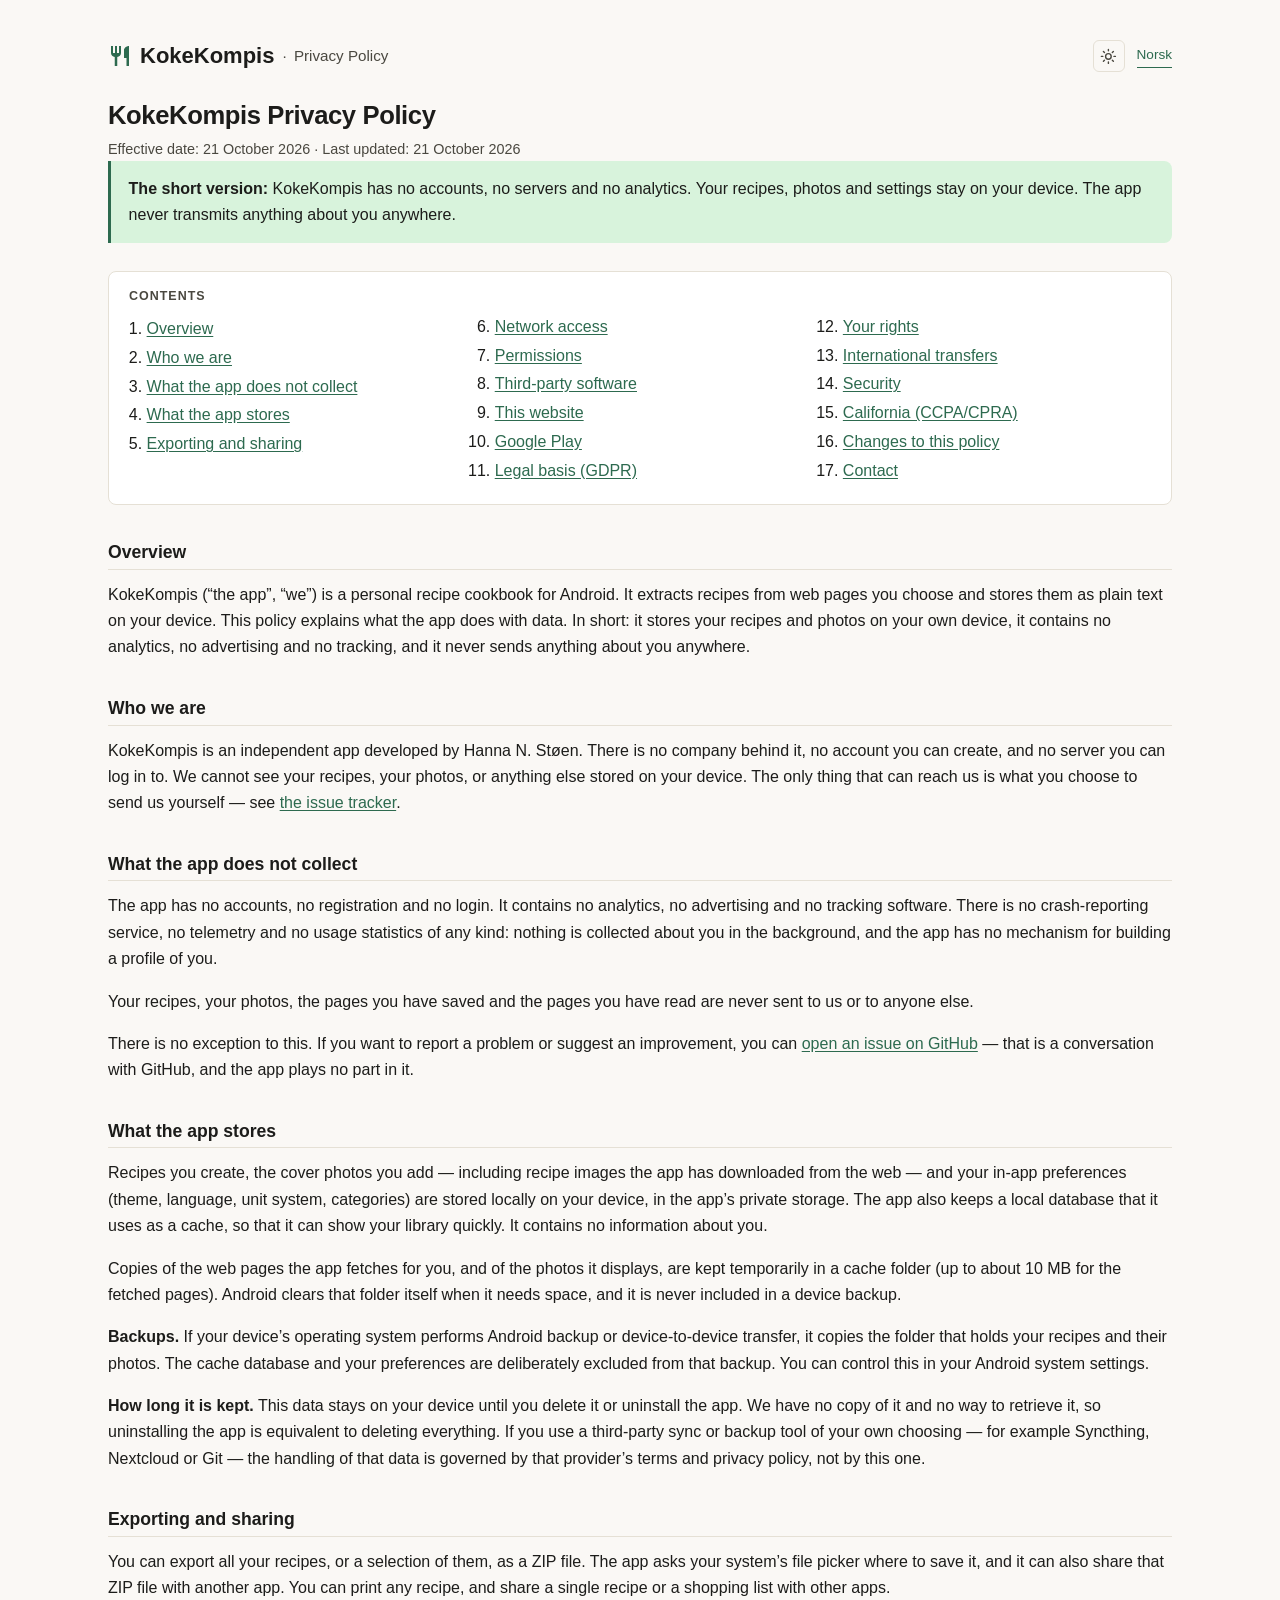
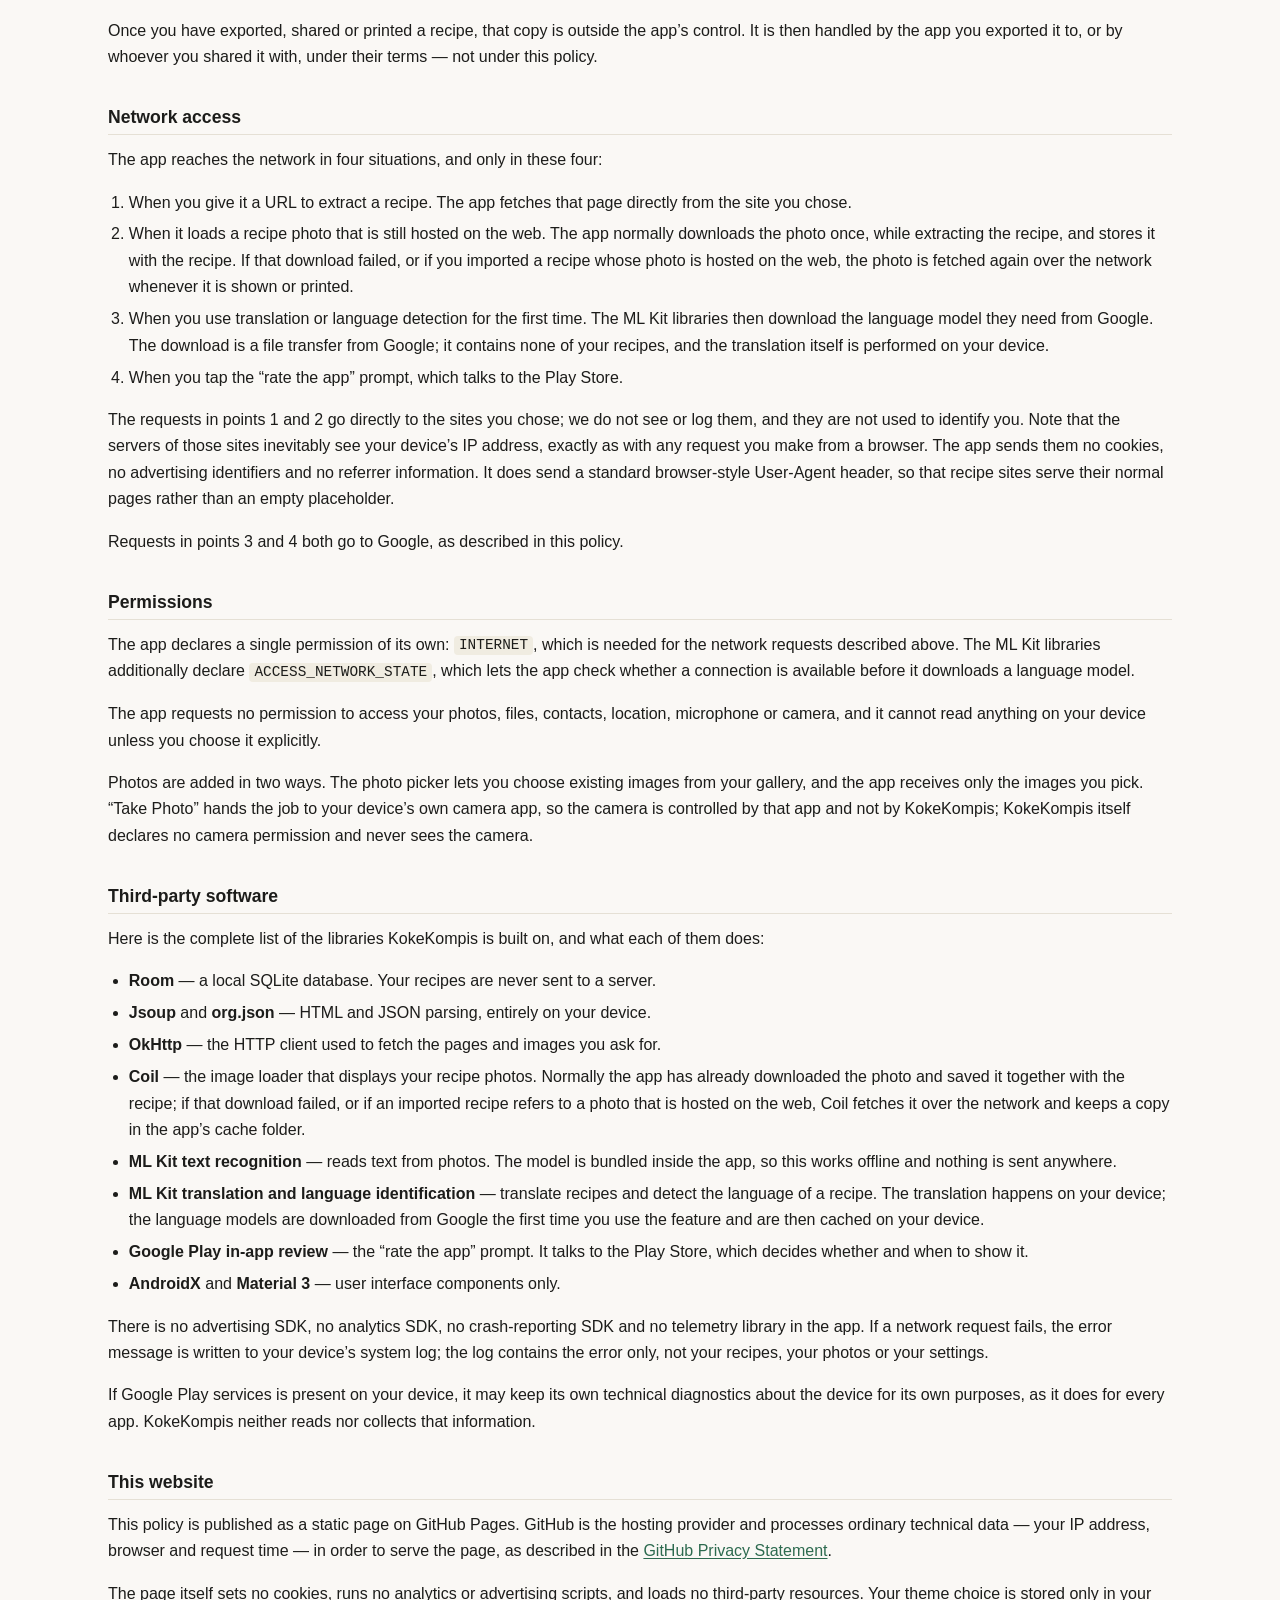
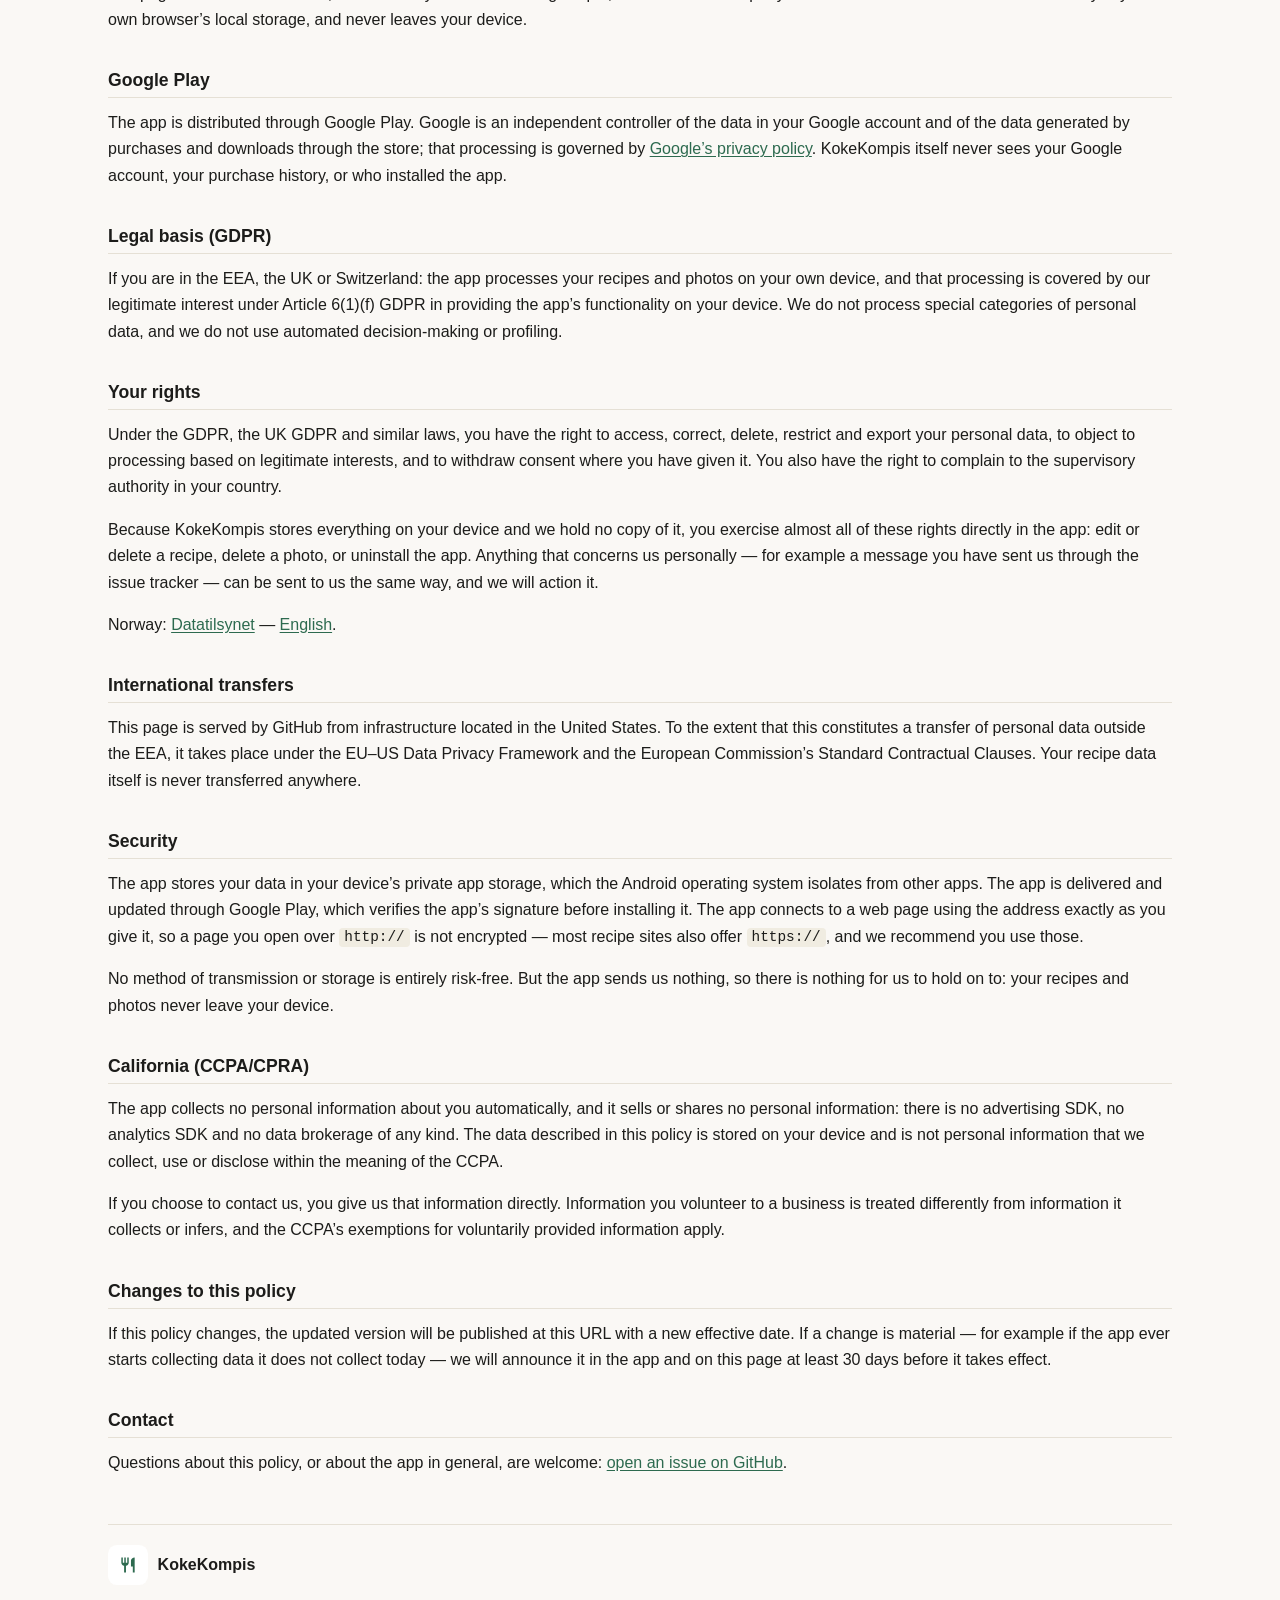
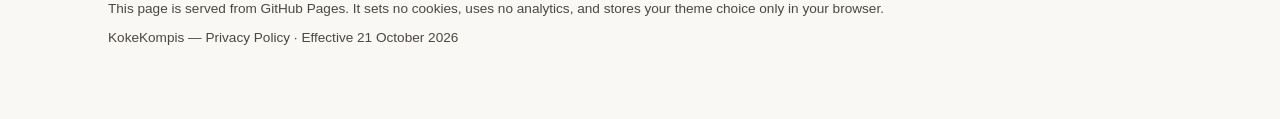
<file: index.html>
<!DOCTYPE html>
<html lang="en" class="no-js">
<head>
<meta charset="utf-8">
<meta name="viewport" content="width=device-width, initial-scale=1">
<title>KokeKompis Privacy Policy</title>
<meta name="description" content="KokeKompis keeps your recipes, photos and settings on your own Android device. No accounts, no analytics, no ads &mdash; it never transmits anything about you.">
<meta name="theme-color" content="#faf8f5">
<meta name="color-scheme" content="light dark">
<link rel="canonical" href="https://hannnst.github.io/kokekompis-privacy-policy/">
<link rel="alternate" hreflang="en" href="https://hannnst.github.io/kokekompis-privacy-policy/">
<link rel="alternate" hreflang="nb" href="https://hannnst.github.io/kokekompis-privacy-policy/no/">
<link rel="alternate" hreflang="x-default" href="https://hannnst.github.io/kokekompis-privacy-policy/">
<link rel="icon" href="assets/favicon.svg" type="image/svg+xml">
<link rel="icon" href="assets/favicon-dark.svg" type="image/svg+xml" media="(prefers-color-scheme: dark)">
<meta property="og:type" content="website">
<meta property="og:site_name" content="KokeKompis">
<meta property="og:title" content="KokeKompis Privacy Policy">
<meta property="og:description" content="KokeKompis keeps your recipes, photos and settings on your own Android device. No accounts, no analytics, no ads &mdash; it never transmits anything about you.">
<meta property="og:url" content="https://hannnst.github.io/kokekompis-privacy-policy/">
<meta property="og:locale" content="en_US">
<meta name="twitter:card" content="summary">
<link rel="stylesheet" href="assets/style.css">
<script src="assets/theme.js"></script>
</head>
<body>

<header class="masthead">
  <p class="brand">
    <svg class="brand-mark" viewBox="0 0 24 24" aria-hidden="true" focusable="false">
      <path d="M11,9H9V2H7v7H5V2H3v7c0,2.12 1.66,3.84 3.75,3.97V22h2.5v-9.03C11.34,12.84 13,11.12 13,9V2h-2v7zM16,6v8h2.5v8H21V2c-2.76,0 -5,2.24 -5,4z" fill="currentColor"></path>
    </svg>
    <span class="brand-name">KokeKompis</span>
    <span class="brand-page">Privacy Policy</span>
  </p>
  <div class="controls">
    <button type="button" class="theme-toggle" id="theme-toggle" data-state="light" aria-label="Switch theme">
      <svg class="icon icon-sun" viewBox="0 0 24 24" fill="none" stroke="currentColor" stroke-width="2" stroke-linecap="round" stroke-linejoin="round" aria-hidden="true" focusable="false">
        <circle cx="12" cy="12" r="4"></circle>
        <path d="M12 2v2M12 20v2M4.93 4.93l1.41 1.41M17.66 17.66l1.41 1.41M2 12h2M20 12h2M6.34 17.66l-1.41 1.41M19.07 4.93l-1.41 1.41"></path>
      </svg>
      <svg class="icon icon-moon" viewBox="0 0 24 24" fill="none" stroke="currentColor" stroke-width="2" stroke-linecap="round" stroke-linejoin="round" aria-hidden="true" focusable="false">
        <path d="M12 3a6 6 0 0 0 9 9 9 9 0 1 1-9-9Z"></path>
      </svg>
    </button>
    <a class="lang-link" href="no.html" hreflang="nb" lang="nb">Norsk</a>
  </div>
</header>

<main>
  <h1>KokeKompis Privacy Policy</h1>
  <p class="meta">Effective date: 21 October 2026 &middot; Last updated: 21 October 2026</p>

  <div class="summary">
    <p><strong>The short version:</strong> KokeKompis has no accounts, no servers and no analytics. Your recipes, photos and settings stay on your device. The app never transmits anything about you anywhere.</p>
  </div>

  <nav class="toc" aria-labelledby="toc-heading">
    <h2 id="toc-heading">Contents</h2>
    <ol>
      <li><a href="#overview">Overview</a></li>
      <li><a href="#who-we-are">Who we are</a></li>
      <li><a href="#no-collection">What the app does not collect</a></li>
      <li><a href="#local-data">What the app stores</a></li>
      <li><a href="#exporting">Exporting and sharing</a></li>
      <li><a href="#network-access">Network access</a></li>
      <li><a href="#permissions">Permissions</a></li>
      <li><a href="#third-party-software">Third-party software</a></li>
      <li><a href="#website">This website</a></li>
      <li><a href="#google-play">Google Play</a></li>
      <li><a href="#legal-basis">Legal basis (GDPR)</a></li>
      <li><a href="#your-rights">Your rights</a></li>
      <li><a href="#international-transfers">International transfers</a></li>
      <li><a href="#security">Security</a></li>
      <li><a href="#california">California (CCPA/CPRA)</a></li>
      <li><a href="#changes">Changes to this policy</a></li>
      <li><a href="#contact">Contact</a></li>
    </ol>
  </nav>

  <article>

    <h2 id="overview">Overview</h2>
    <p>KokeKompis (&ldquo;the app&rdquo;, &ldquo;we&rdquo;) is a personal recipe cookbook for Android. It extracts recipes from web pages you choose and stores them as plain text on your device. This policy explains what the app does with data. In short: it stores your recipes and photos on your own device, it contains no analytics, no advertising and no tracking, and it never sends anything about you anywhere.</p>

    <h2 id="who-we-are">Who we are</h2>
    <p>KokeKompis is an independent app developed by Hanna N. St&oslash;en. There is no company behind it, no account you can create, and no server you can log in to. We cannot see your recipes, your photos, or anything else stored on your device. The only thing that can reach us is what you choose to send us yourself &mdash; see <a href="https://github.com/Hannnst/kokekompis-privacy-policy/issues">the issue tracker</a>.</p>

    <h2 id="no-collection">What the app does not collect</h2>
    <p>The app has no accounts, no registration and no login. It contains no analytics, no advertising and no tracking software. There is no crash-reporting service, no telemetry and no usage statistics of any kind: nothing is collected about you in the background, and the app has no mechanism for building a profile of you.</p>
    <p>Your recipes, your photos, the pages you have saved and the pages you have read are never sent to us or to anyone else.</p>
    <p>There is no exception to this. If you want to report a problem or suggest an improvement, you can <a href="https://github.com/Hannnst/kokekompis-privacy-policy/issues">open an issue on GitHub</a> &mdash; that is a conversation with GitHub, and the app plays no part in it.</p>

    <h2 id="local-data">What the app stores</h2>
    <p>Recipes you create, the cover photos you add &mdash; including recipe images the app has downloaded from the web &mdash; and your in-app preferences (theme, language, unit system, categories) are stored locally on your device, in the app&rsquo;s private storage. The app also keeps a local database that it uses as a cache, so that it can show your library quickly. It contains no information about you.</p>
    <p>Copies of the web pages the app fetches for you, and of the photos it displays, are kept temporarily in a cache folder (up to about 10&nbsp;MB for the fetched pages). Android clears that folder itself when it needs space, and it is never included in a device backup.</p>
    <p><strong>Backups.</strong> If your device&rsquo;s operating system performs Android backup or device-to-device transfer, it copies the folder that holds your recipes and their photos. The cache database and your preferences are deliberately excluded from that backup. You can control this in your Android system settings.</p>
    <p><strong>How long it is kept.</strong> This data stays on your device until you delete it or uninstall the app. We have no copy of it and no way to retrieve it, so uninstalling the app is equivalent to deleting everything. If you use a third-party sync or backup tool of your own choosing &mdash; for example Syncthing, Nextcloud or Git &mdash; the handling of that data is governed by that provider&rsquo;s terms and privacy policy, not by this one.</p>

    <h2 id="exporting">Exporting and sharing</h2>
    <p>You can export all your recipes, or a selection of them, as a ZIP file. The app asks your system&rsquo;s file picker where to save it, and it can also share that ZIP file with another app. You can print any recipe, and share a single recipe or a shopping list with other apps.</p>
    <p>Once you have exported, shared or printed a recipe, that copy is outside the app&rsquo;s control. It is then handled by the app you exported it to, or by whoever you shared it with, under their terms &mdash; not under this policy.</p>

    <h2 id="network-access">Network access</h2>
    <p>The app reaches the network in four situations, and only in these four:</p>
    <ol class="policy-list">
      <li>When you give it a URL to extract a recipe. The app fetches that page directly from the site you chose.</li>
      <li>When it loads a recipe photo that is still hosted on the web. The app normally downloads the photo once, while extracting the recipe, and stores it with the recipe. If that download failed, or if you imported a recipe whose photo is hosted on the web, the photo is fetched again over the network whenever it is shown or printed.</li>
      <li>When you use translation or language detection for the first time. The ML Kit libraries then download the language model they need from Google. The download is a file transfer from Google; it contains none of your recipes, and the translation itself is performed on your device.</li>
      <li>When you tap the &ldquo;rate the app&rdquo; prompt, which talks to the Play Store.</li>
    </ol>
    <p>The requests in points 1 and 2 go directly to the sites you chose; we do not see or log them, and they are not used to identify you. Note that the servers of those sites inevitably see your device&rsquo;s IP address, exactly as with any request you make from a browser. The app sends them no cookies, no advertising identifiers and no referrer information. It does send a standard browser-style User-Agent header, so that recipe sites serve their normal pages rather than an empty placeholder.</p>
    <p>Requests in points 3 and 4 both go to Google, as described in this policy.</p>

    <h2 id="permissions">Permissions</h2>
    <p>The app declares a single permission of its own: <code>INTERNET</code>, which is needed for the network requests described above. The ML Kit libraries additionally declare <code>ACCESS_NETWORK_STATE</code>, which lets the app check whether a connection is available before it downloads a language model.</p>
    <p>The app requests no permission to access your photos, files, contacts, location, microphone or camera, and it cannot read anything on your device unless you choose it explicitly.</p>
    <p>Photos are added in two ways. The photo picker lets you choose existing images from your gallery, and the app receives only the images you pick. &ldquo;Take Photo&rdquo; hands the job to your device&rsquo;s own camera app, so the camera is controlled by that app and not by KokeKompis; KokeKompis itself declares no camera permission and never sees the camera.</p>

    <h2 id="third-party-software">Third-party software</h2>
    <p>Here is the complete list of the libraries KokeKompis is built on, and what each of them does:</p>
    <ul class="policy-list">
      <li><strong>Room</strong> &mdash; a local SQLite database. Your recipes are never sent to a server.</li>
      <li><strong>Jsoup</strong> and <strong>org.json</strong> &mdash; HTML and JSON parsing, entirely on your device.</li>
      <li><strong>OkHttp</strong> &mdash; the HTTP client used to fetch the pages and images you ask for.</li>
      <li><strong>Coil</strong> &mdash; the image loader that displays your recipe photos. Normally the app has already downloaded the photo and saved it together with the recipe; if that download failed, or if an imported recipe refers to a photo that is hosted on the web, Coil fetches it over the network and keeps a copy in the app&rsquo;s cache folder.</li>
      <li><strong>ML Kit text recognition</strong> &mdash; reads text from photos. The model is bundled inside the app, so this works offline and nothing is sent anywhere.</li>
      <li><strong>ML Kit translation and language identification</strong> &mdash; translate recipes and detect the language of a recipe. The translation happens on your device; the language models are downloaded from Google the first time you use the feature and are then cached on your device.</li>
      <li><strong>Google Play in-app review</strong> &mdash; the &ldquo;rate the app&rdquo; prompt. It talks to the Play Store, which decides whether and when to show it.</li>
      <li><strong>AndroidX</strong> and <strong>Material 3</strong> &mdash; user interface components only.</li>
    </ul>
    <p>There is no advertising SDK, no analytics SDK, no crash-reporting SDK and no telemetry library in the app. If a network request fails, the error message is written to your device&rsquo;s system log; the log contains the error only, not your recipes, your photos or your settings.</p>
    <p>If Google Play services is present on your device, it may keep its own technical diagnostics about the device for its own purposes, as it does for every app. KokeKompis neither reads nor collects that information.</p>

    <h2 id="website">This website</h2>
    <p>This policy is published as a static page on GitHub Pages. GitHub is the hosting provider and processes ordinary technical data &mdash; your IP address, browser and request time &mdash; in order to serve the page, as described in the <a href="https://docs.github.com/en/site-policy/privacy-policies/github-privacy-statement">GitHub Privacy Statement</a>.</p>
    <p>The page itself sets no cookies, runs no analytics or advertising scripts, and loads no third-party resources. Your theme choice is stored only in your own browser&rsquo;s local storage, and never leaves your device.</p>

    <h2 id="google-play">Google Play</h2>
    <p>The app is distributed through Google Play. Google is an independent controller of the data in your Google account and of the data generated by purchases and downloads through the store; that processing is governed by <a href="https://policies.google.com/privacy">Google&rsquo;s privacy policy</a>. KokeKompis itself never sees your Google account, your purchase history, or who installed the app.</p>

    <h2 id="legal-basis">Legal basis (GDPR)</h2>
    <p>If you are in the EEA, the UK or Switzerland: the app processes your recipes and photos on your own device, and that processing is covered by our legitimate interest under Article 6(1)(f) GDPR in providing the app&rsquo;s functionality on your device. We do not process special categories of personal data, and we do not use automated decision-making or profiling.</p>

    <h2 id="your-rights">Your rights</h2>
    <p>Under the GDPR, the UK GDPR and similar laws, you have the right to access, correct, delete, restrict and export your personal data, to object to processing based on legitimate interests, and to withdraw consent where you have given it. You also have the right to complain to the supervisory authority in your country.</p>
    <p>Because KokeKompis stores everything on your device and we hold no copy of it, you exercise almost all of these rights directly in the app: edit or delete a recipe, delete a photo, or uninstall the app. Anything that concerns us personally &mdash; for example a message you have sent us through the issue tracker &mdash; can be sent to us the same way, and we will action it.</p>
    <p>Norway: <a href="https://www.datatilsynet.no/">Datatilsynet</a> &mdash; <a href="https://www.datatilsynet.no/en/">English</a>.</p>

    <h2 id="international-transfers">International transfers</h2>
    <p>This page is served by GitHub from infrastructure located in the United States. To the extent that this constitutes a transfer of personal data outside the EEA, it takes place under the EU&ndash;US Data Privacy Framework and the European Commission&rsquo;s Standard Contractual Clauses. Your recipe data itself is never transferred anywhere.</p>

    <h2 id="security">Security</h2>
    <p>The app stores your data in your device&rsquo;s private app storage, which the Android operating system isolates from other apps. The app is delivered and updated through Google Play, which verifies the app&rsquo;s signature before installing it. The app connects to a web page using the address exactly as you give it, so a page you open over <code>http://</code> is not encrypted &mdash; most recipe sites also offer <code>https://</code>, and we recommend you use those.</p>
    <p>No method of transmission or storage is entirely risk-free. But the app sends us nothing, so there is nothing for us to hold on to: your recipes and photos never leave your device.</p>

  
    <h2 id="california">California (CCPA/CPRA)</h2>
    <p>The app collects no personal information about you automatically, and it sells or shares no personal information: there is no advertising SDK, no analytics SDK and no data brokerage of any kind. The data described in this policy is stored on your device and is not personal information that we collect, use or disclose within the meaning of the CCPA.</p>
    <p>If you choose to contact us, you give us that information directly. Information you volunteer to a business is treated differently from information it collects or infers, and the CCPA&rsquo;s exemptions for voluntarily provided information apply.</p>

    <h2 id="changes">Changes to this policy</h2>
    <p>If this policy changes, the updated version will be published at this URL with a new effective date. If a change is material &mdash; for example if the app ever starts collecting data it does not collect today &mdash; we will announce it in the app and on this page at least 30 days before it takes effect.</p>

    <h2 id="contact">Contact</h2>
    <p>Questions about this policy, or about the app in general, are welcome: <a href="https://github.com/Hannnst/kokekompis-privacy-policy/issues">open an issue on GitHub</a>.</p>

  </article>
</main>

<footer class="page-footer">
  <div class="footer-brand">
    <svg class="app-badge" viewBox="0 0 108 108" aria-hidden="true" focusable="false">
      <rect width="108" height="108" rx="24" fill="var(--icon-bg)"></rect>
      <g transform="translate(30,30) scale(2)">
        <path d="M11,9H9V2H7v7H5V2H3v7c0,2.12 1.66,3.84 3.75,3.97V22h2.5v-9.03C11.34,12.84 13,11.12 13,9V2h-2v7zM16,6v8h2.5v8H21V2c-2.76,0 -5,2.24 -5,4z" fill="var(--icon-fg)"></path>
      </g>
    </svg>
    <span class="footer-name">KokeKompis</span>
  </div>
  <p>This page is served from GitHub Pages. It sets no cookies, uses no analytics, and stores your theme choice only in your browser.</p>
  <p>KokeKompis &mdash; Privacy Policy &middot; Effective 21 October 2026</p>
</footer>

</body>
</html>
</file>
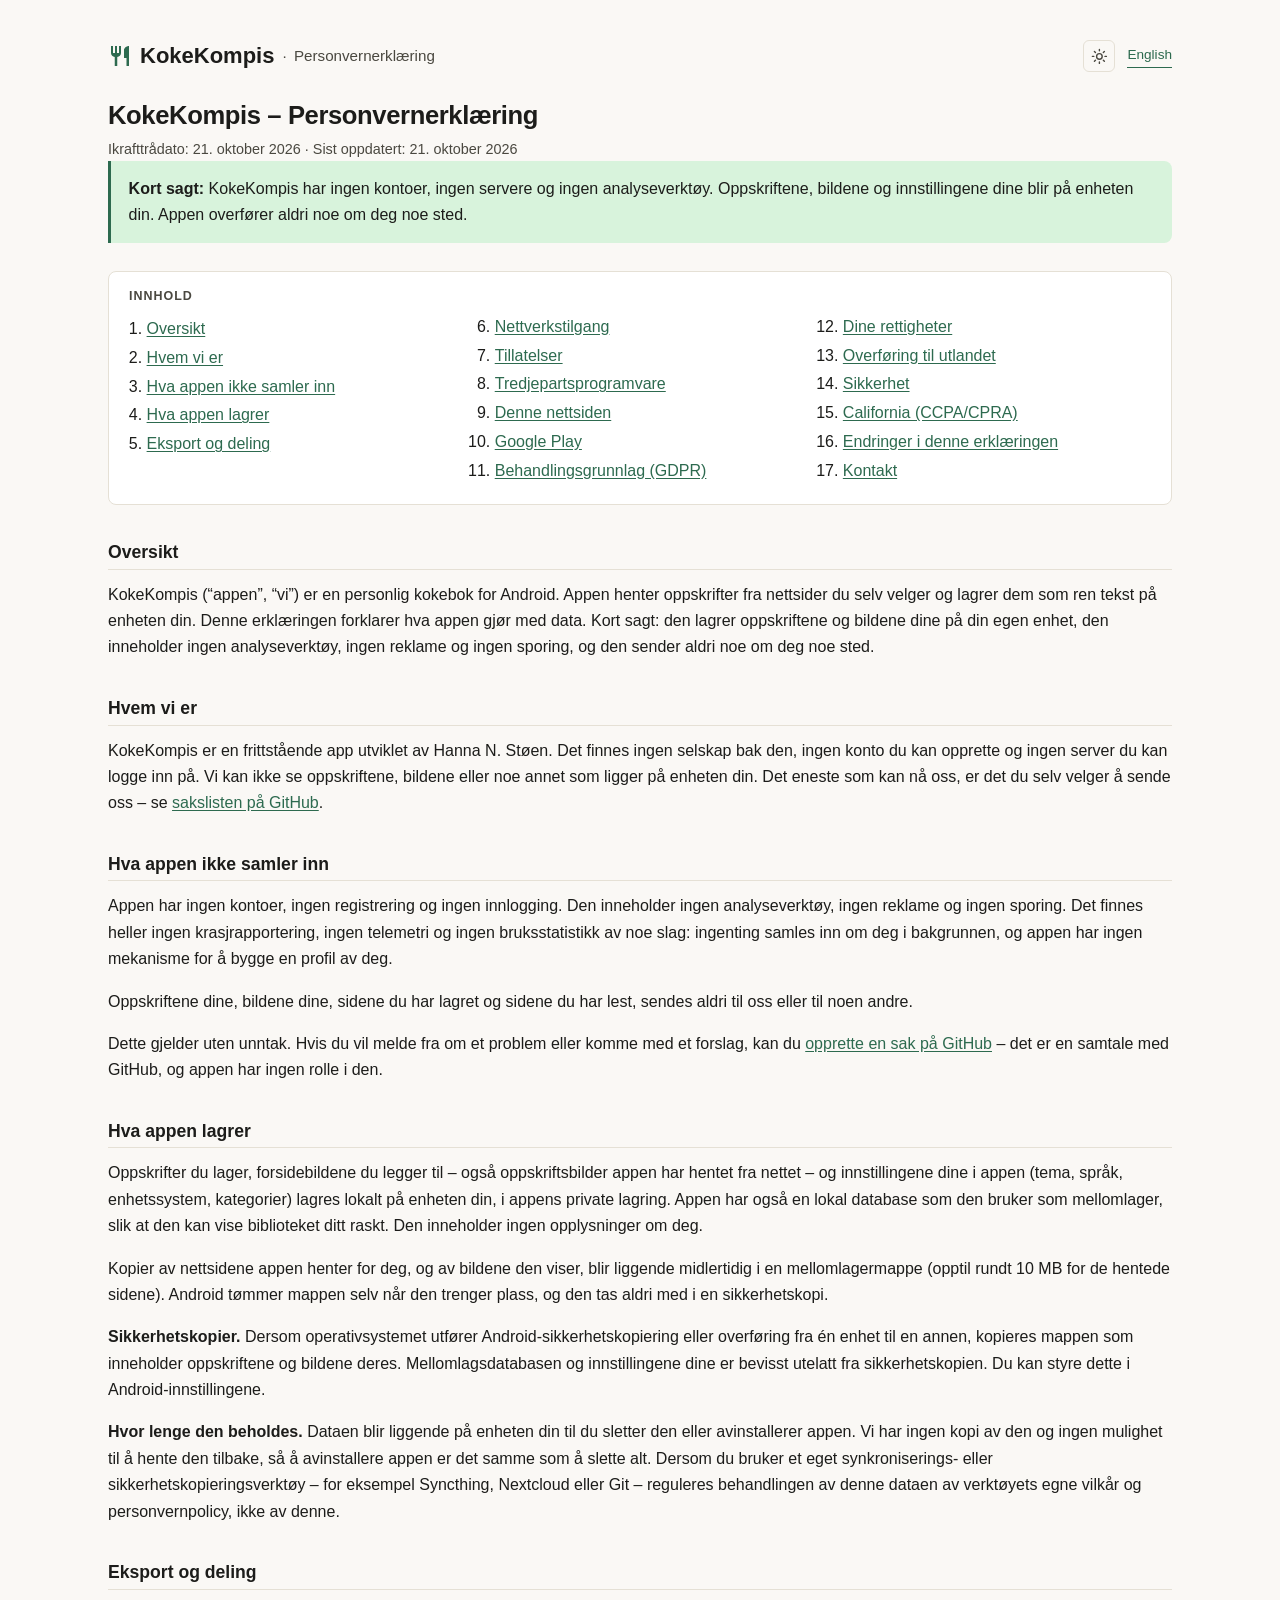
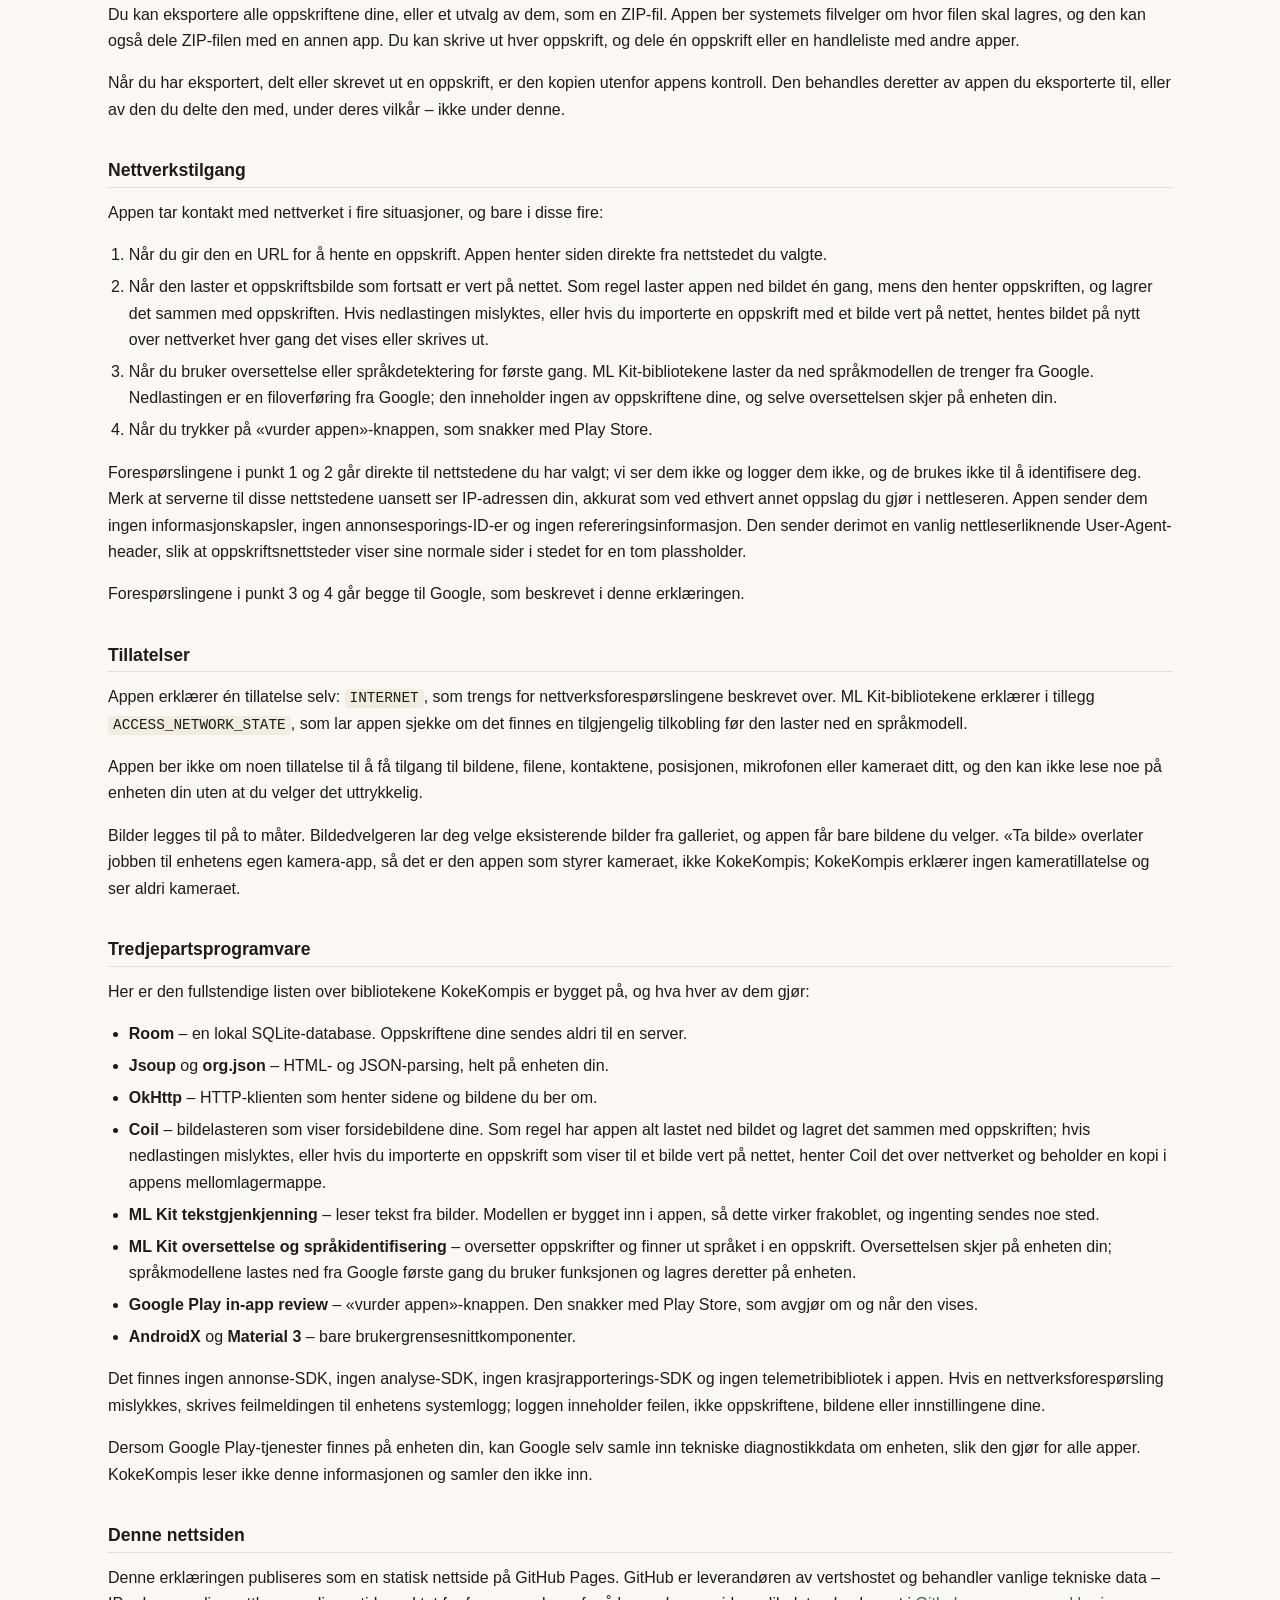
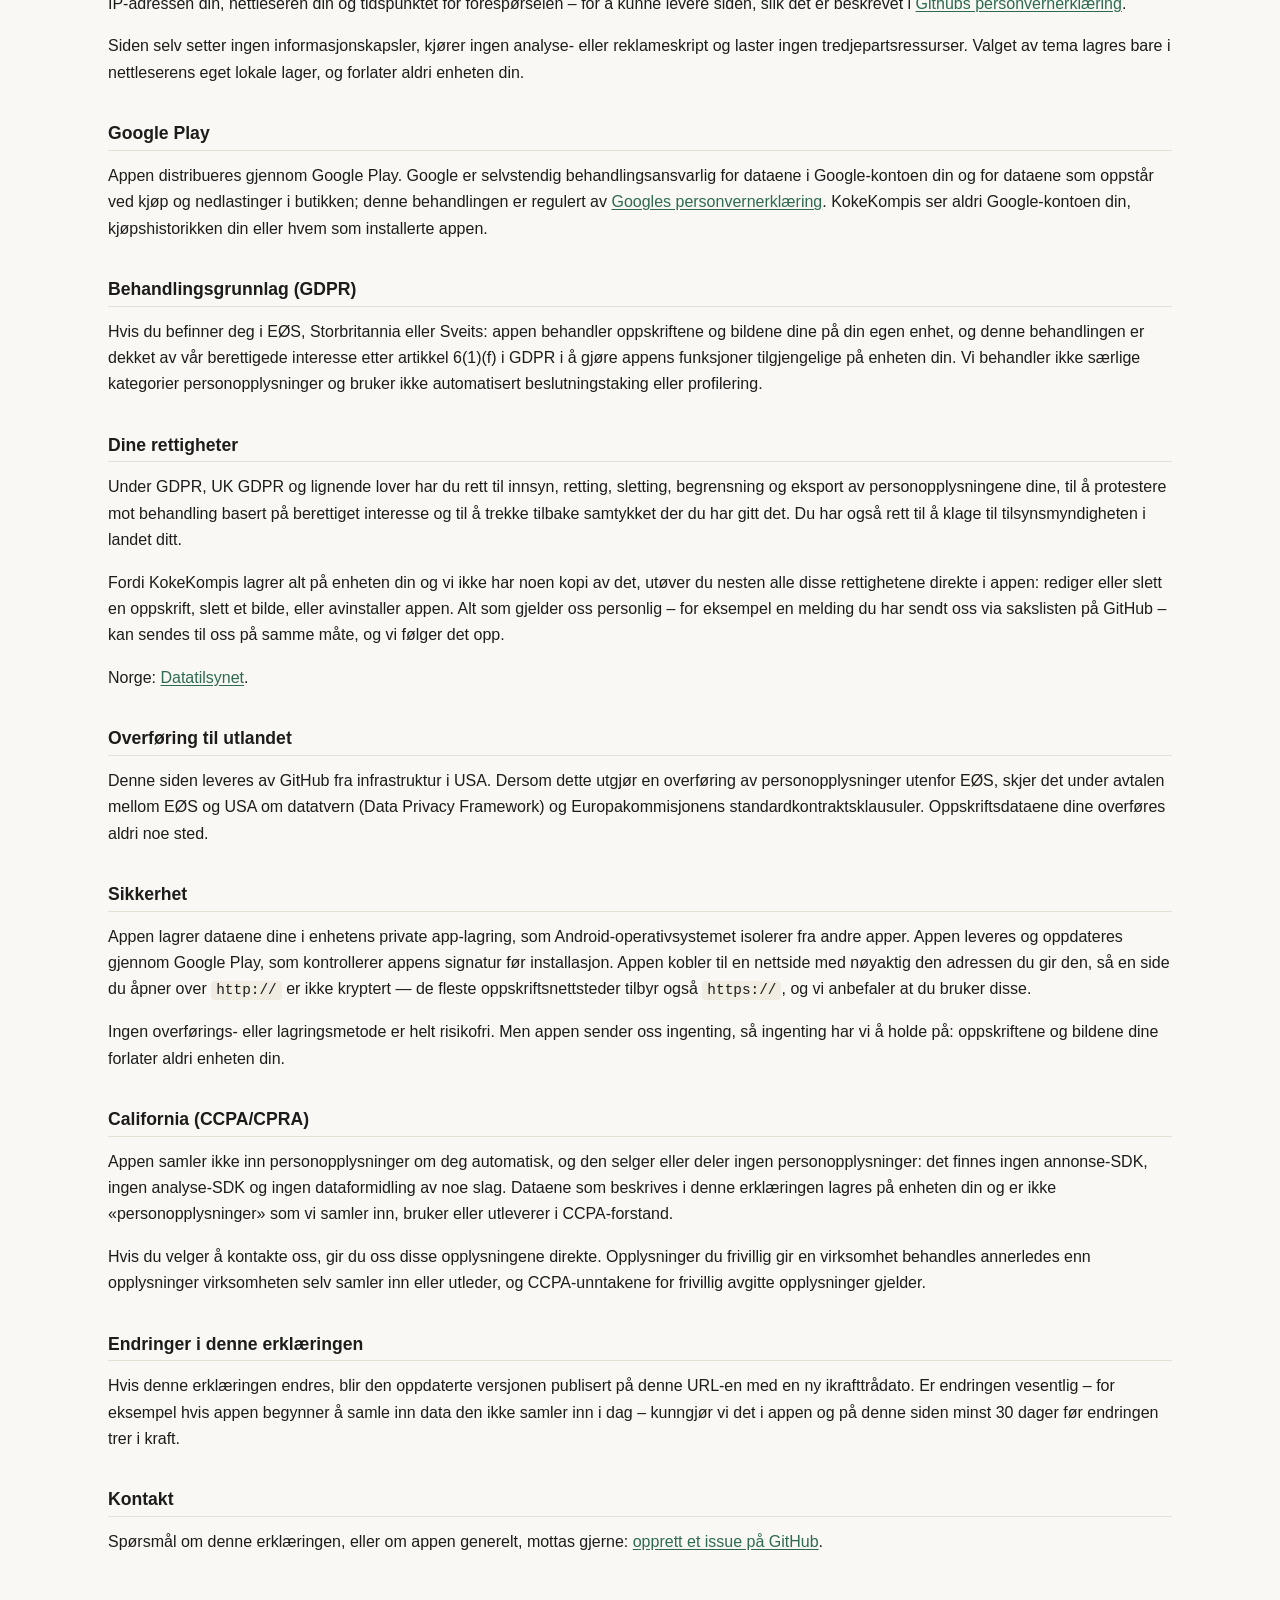
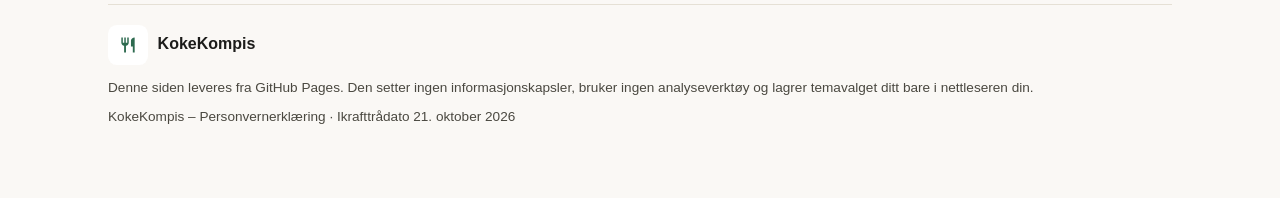
<file: no/index.html>
<!DOCTYPE html>
<html lang="en">
<head>
<meta charset="utf-8">
<meta http-equiv="refresh" content="0; url=../no.html">
<link rel="canonical" href="https://hannnst.github.io/kokekompis-privacy-policy/no.html">
<title>KokeKompis &ndash; Personvernerkl&aelig;ring</title>
</head>
<body>
<p>Denne siden er flyttet til <a href="../no.html">KokeKompis &ndash; Personvernerkl&aelig;ring</a>.</p>
</body>
</html>
</file>
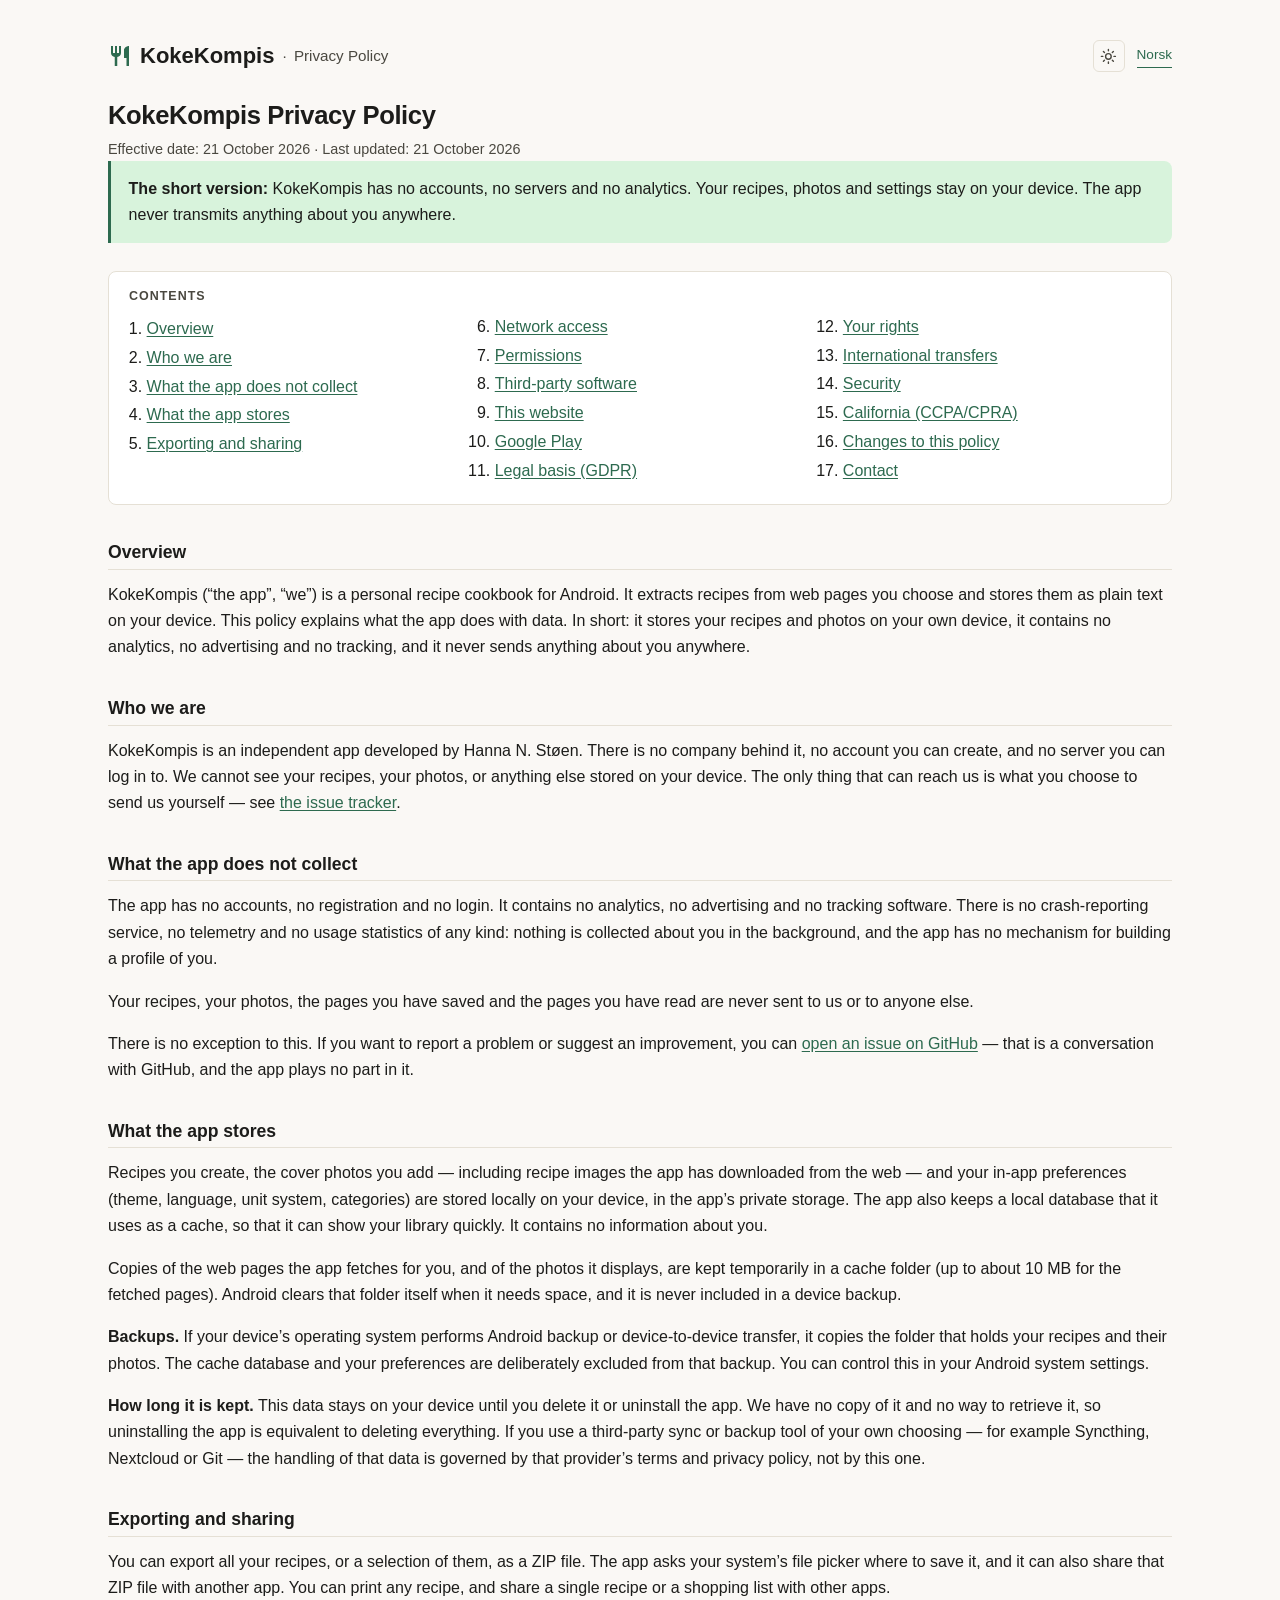
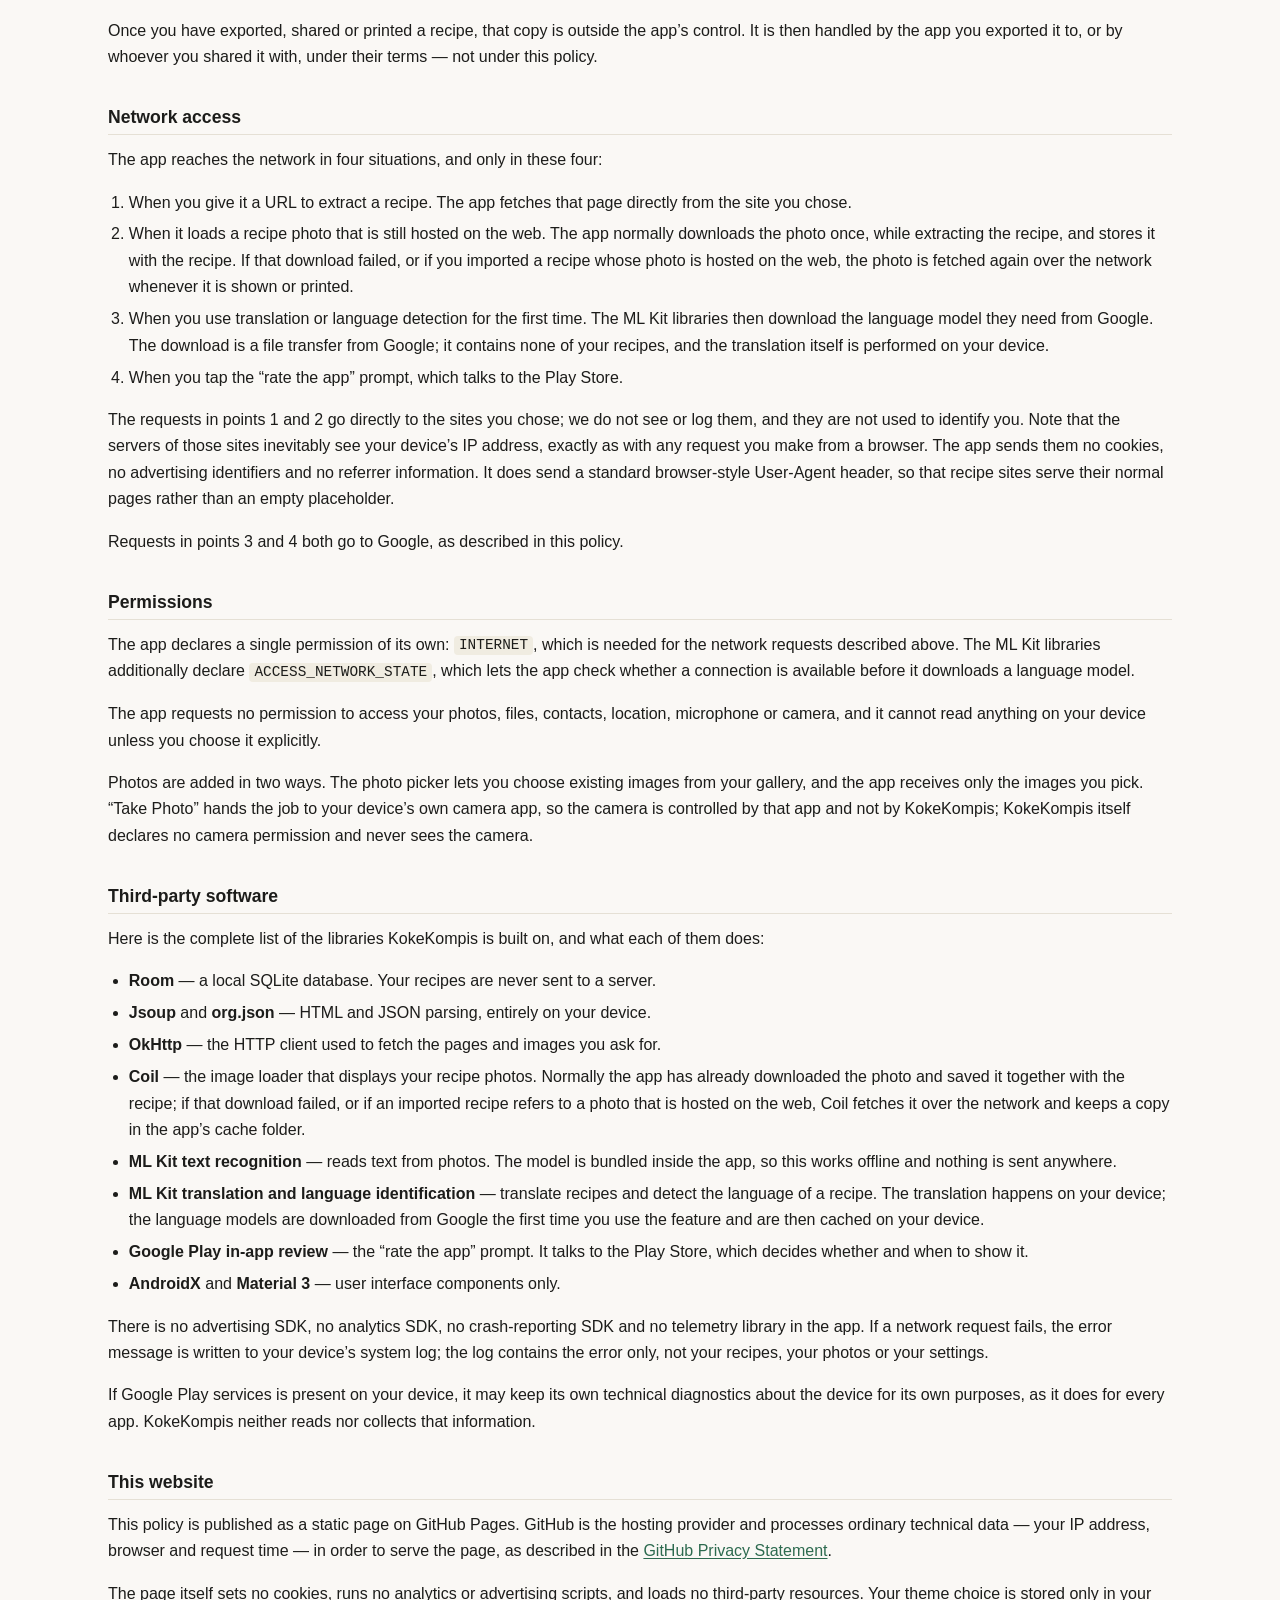
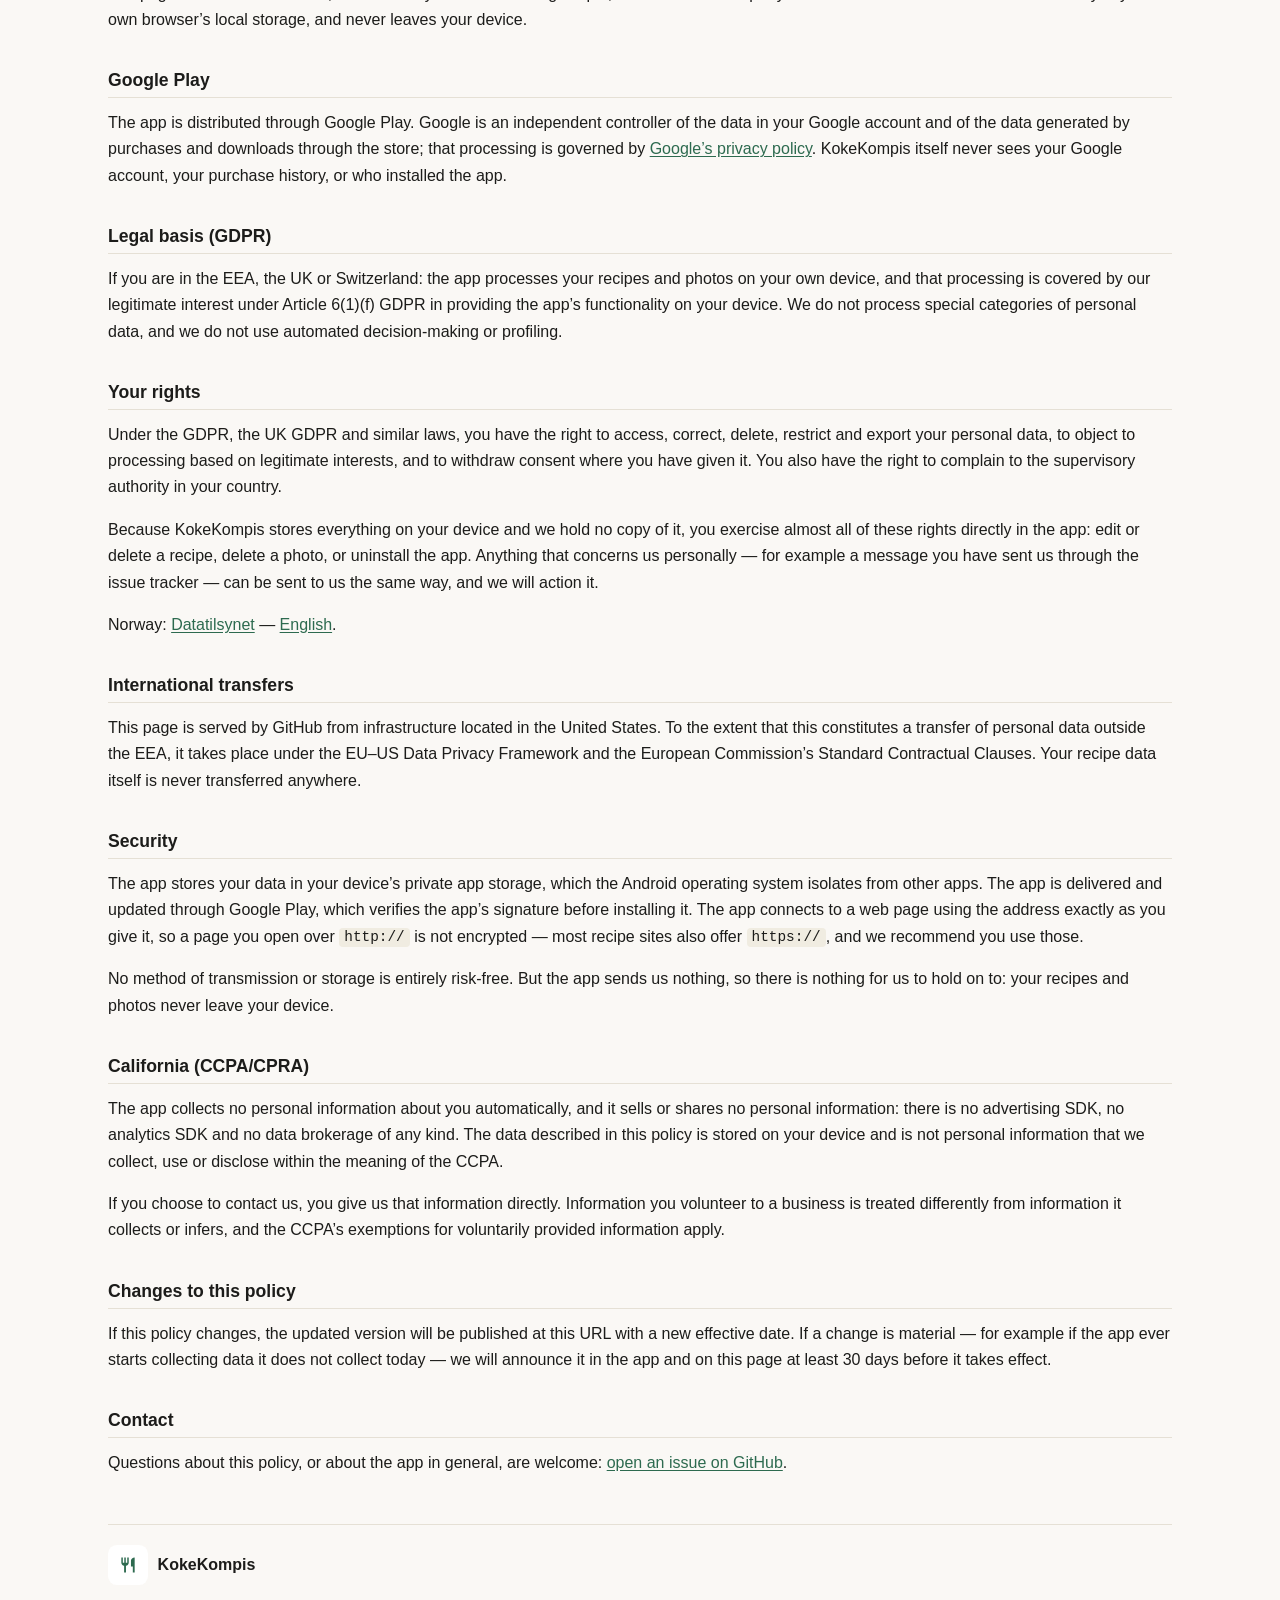
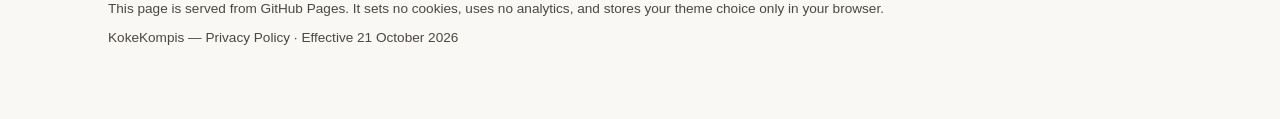
<file: kokekompis-privacy-policy.html>
<!DOCTYPE html>
<html lang="en">
<head>
<meta charset="utf-8">
<meta name="viewport" content="width=device-width, initial-scale=1">
<meta http-equiv="refresh" content="0; url=./">
<link rel="canonical" href="https://hannnst.github.io/kokekompis-privacy-policy/">
<title>KokeKompis Privacy Policy</title>
</head>
<body>
<p>This page has moved to the <a href="./">KokeKompis Privacy Policy</a>.</p>
</body>
</html>
</file>
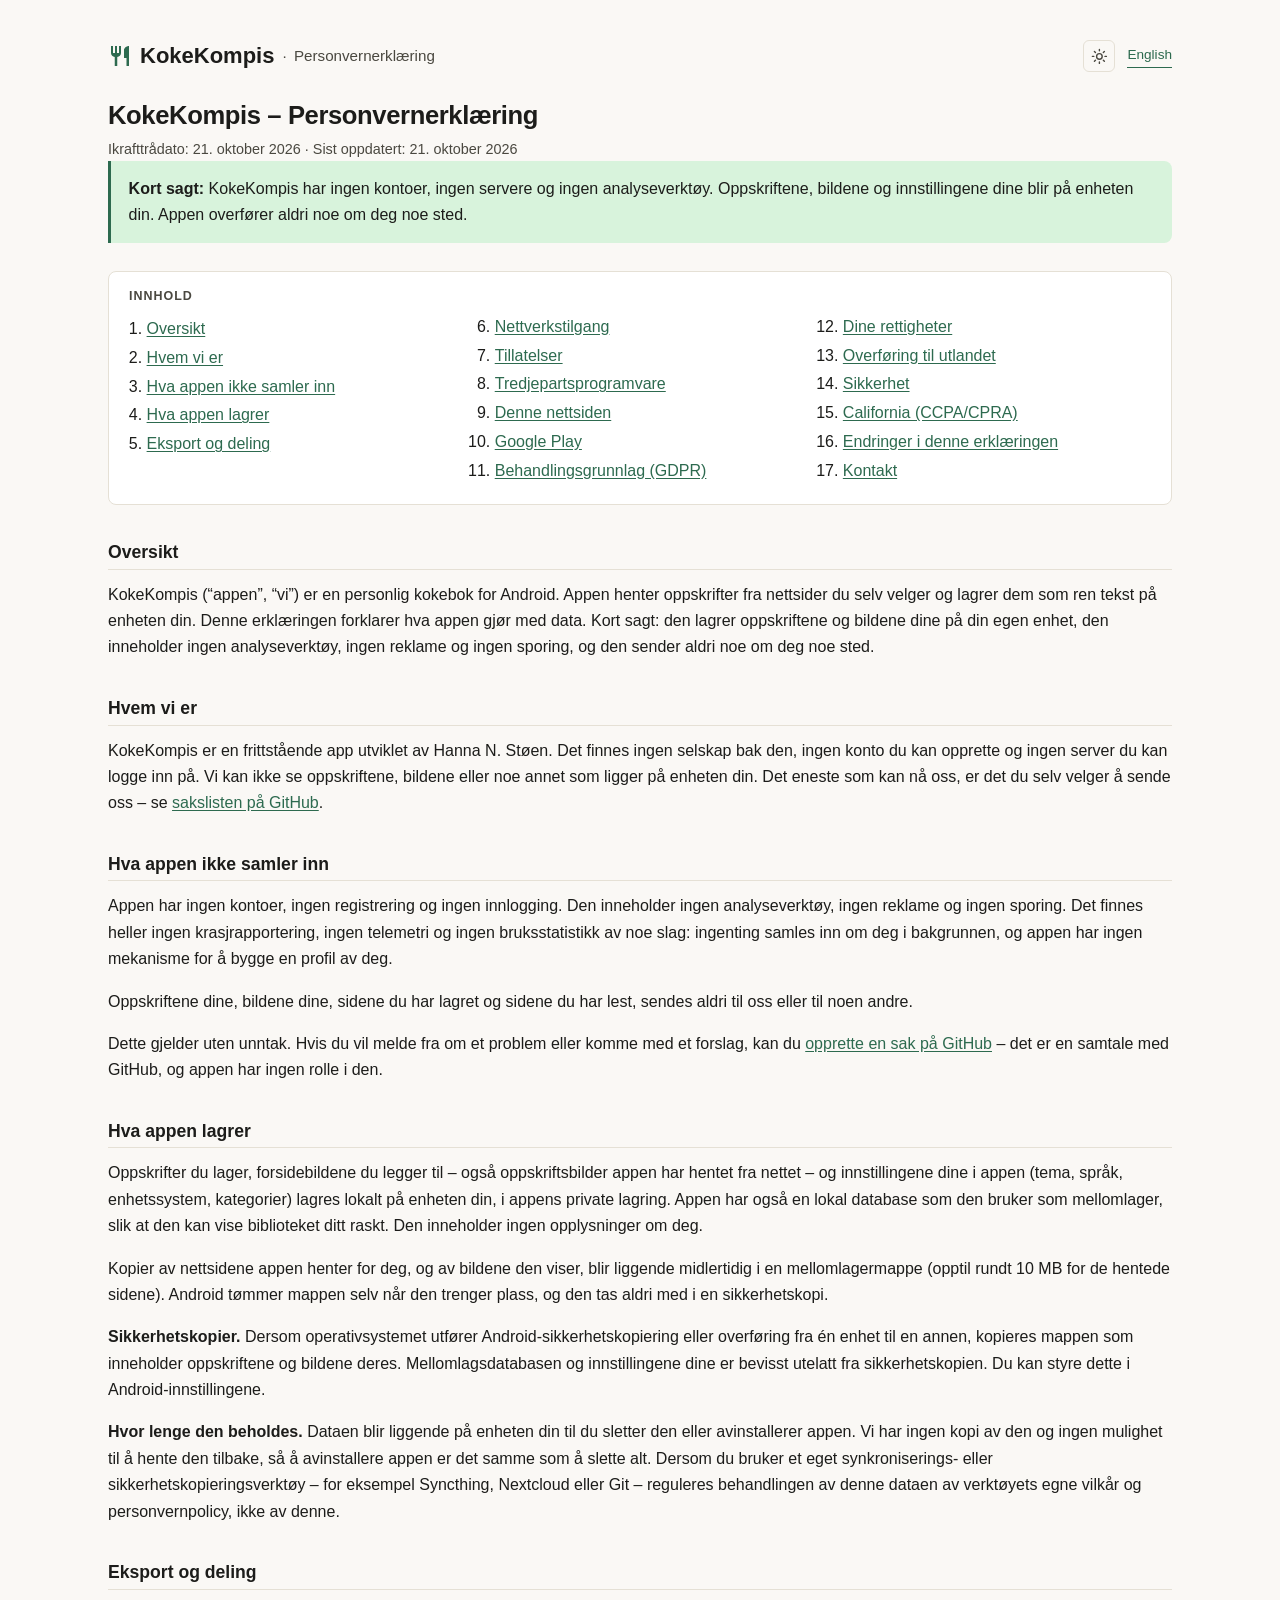
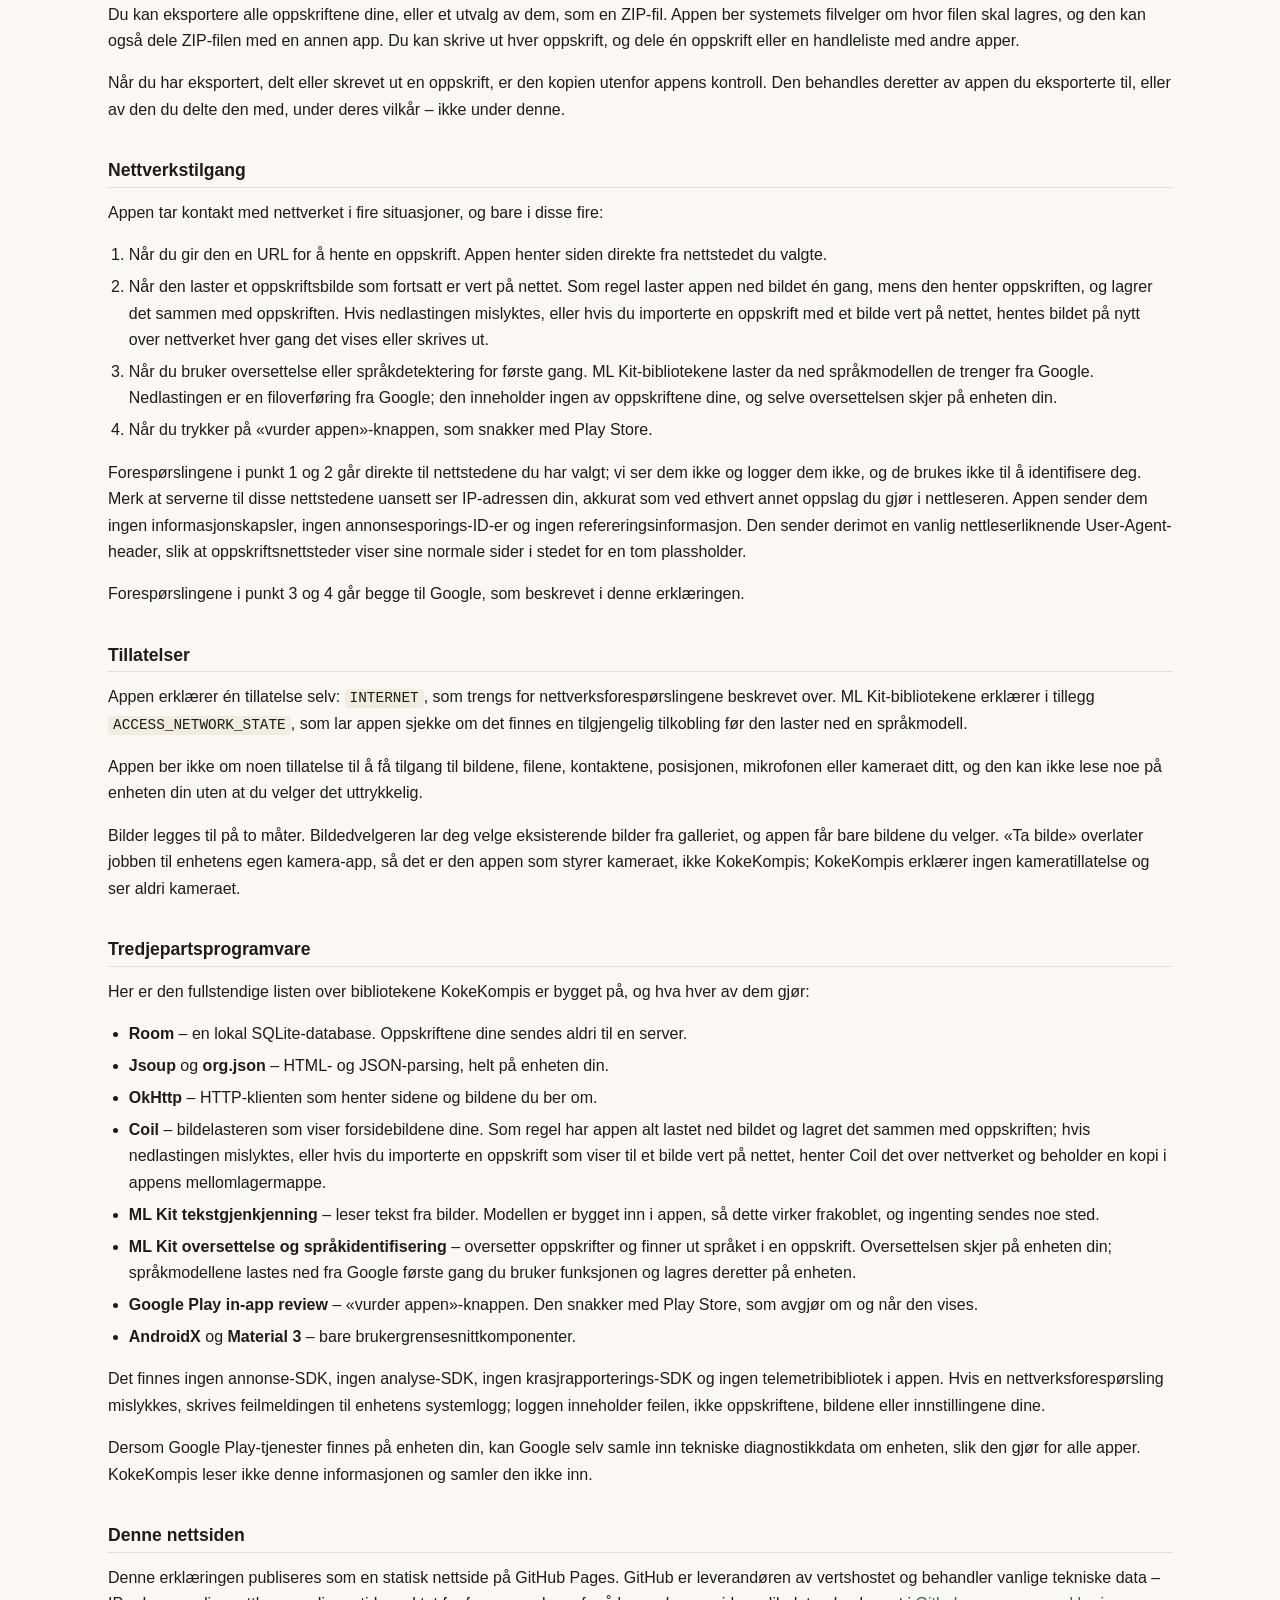
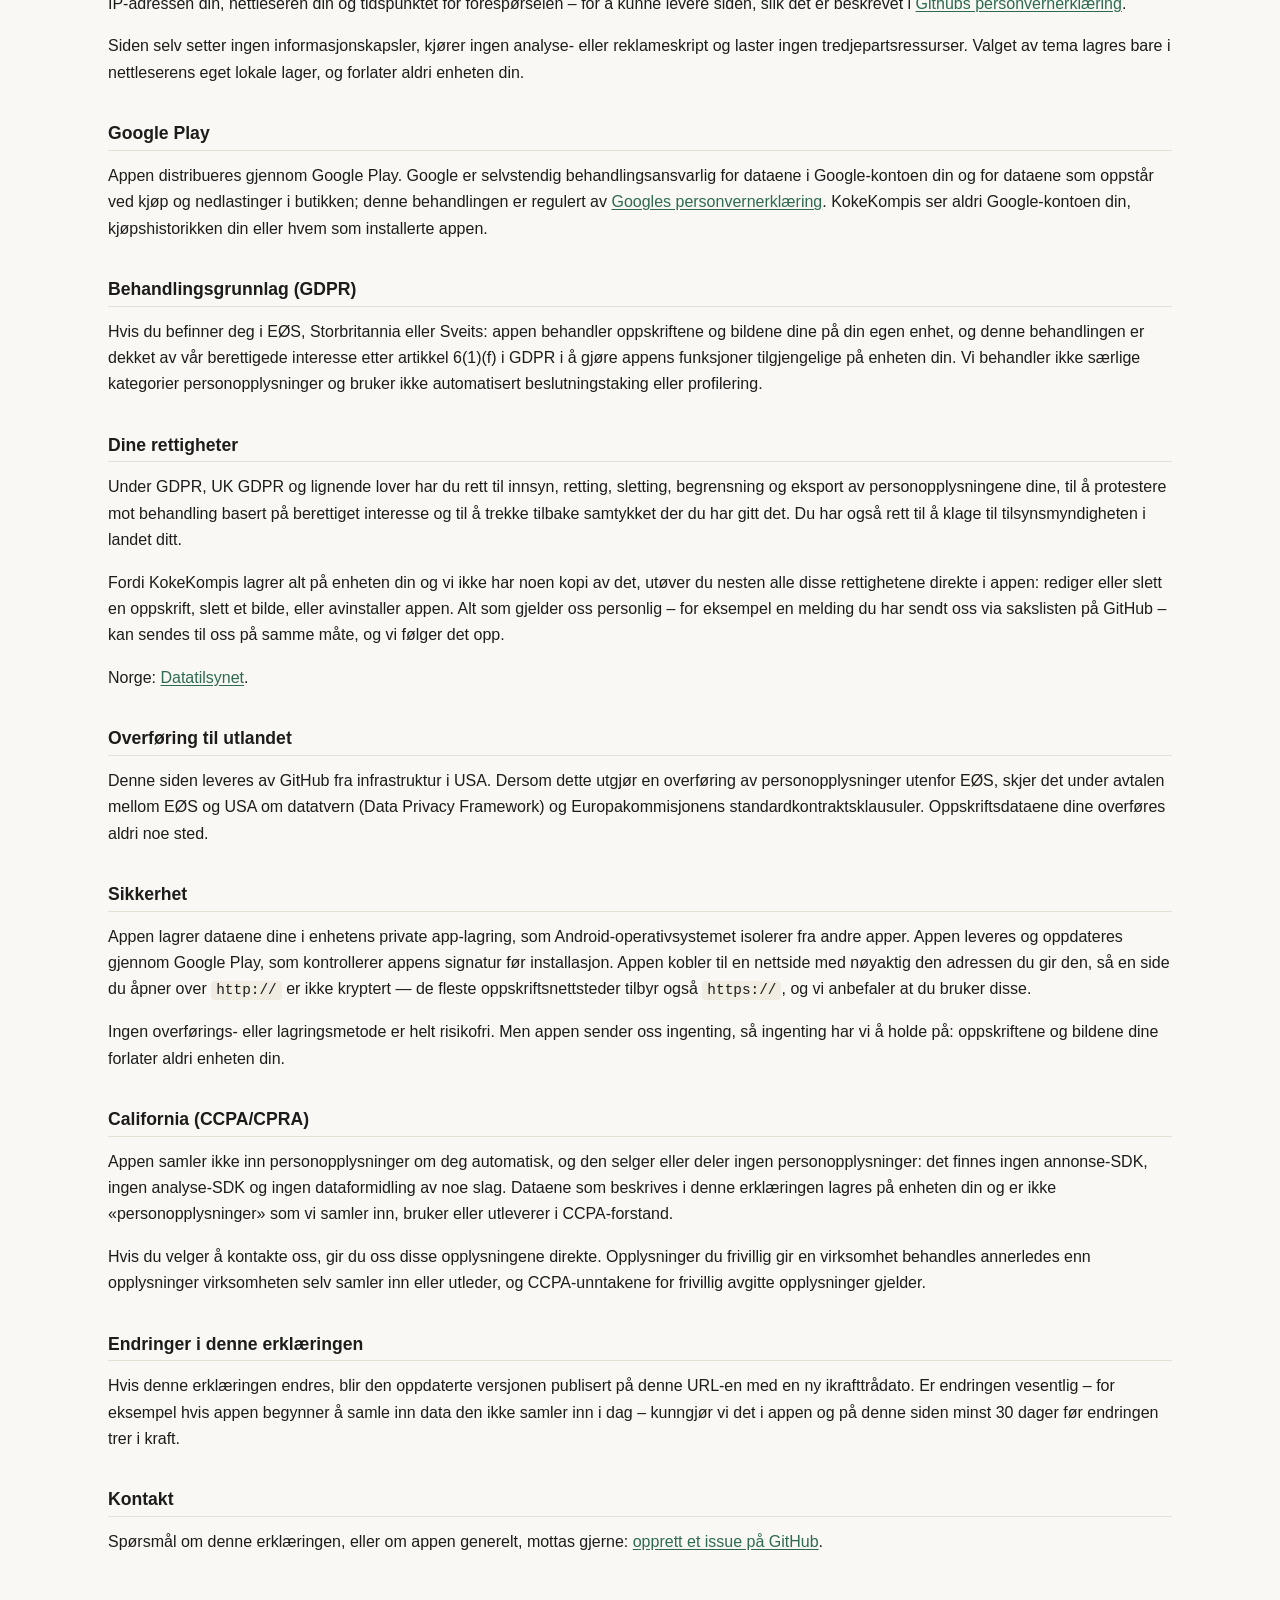
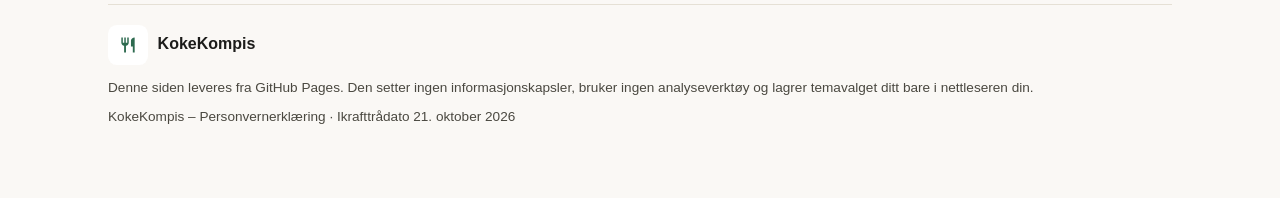
<file: no.html>
<!DOCTYPE html>
<html lang="nb" class="no-js">
<head>
<meta charset="utf-8">
<meta name="viewport" content="width=device-width, initial-scale=1">
<title>KokeKompis &ndash; Personvernerkl&aelig;ring</title>
<meta name="description" content="KokeKompis lagrer oppskriftene, bildene og innstillingene dine p&aring; din egen Android-enhet. Ingen kontoer, ingen analyseverkt&oslash;y, ingen reklame &ndash; appen overf&oslash;rer aldri noe om deg.">
<meta name="theme-color" content="#faf8f5">
<meta name="color-scheme" content="light dark">
<link rel="canonical" href="https://hannnst.github.io/kokekompis-privacy-policy/no.html">
<link rel="alternate" hreflang="nb" href="https://hannnst.github.io/kokekompis-privacy-policy/no.html">
<link rel="alternate" hreflang="en" href="https://hannnst.github.io/kokekompis-privacy-policy/">
<link rel="alternate" hreflang="x-default" href="https://hannnst.github.io/kokekompis-privacy-policy/">
<link rel="icon" href="assets/favicon.svg" type="image/svg+xml">
<link rel="icon" href="assets/favicon-dark.svg" type="image/svg+xml" media="(prefers-color-scheme: dark)">
<meta property="og:type" content="website">
<meta property="og:site_name" content="KokeKompis">
<meta property="og:title" content="KokeKompis &ndash; Personvernerkl&aelig;ring">
<meta property="og:description" content="KokeKompis lagrer oppskriftene, bildene og innstillingene dine p&aring; din egen Android-enhet. Ingen kontoer, ingen analyseverkt&oslash;y, ingen reklame &ndash; appen overf&oslash;rer aldri noe om deg.">
<meta property="og:url" content="https://hannnst.github.io/kokekompis-privacy-policy/no.html">
<meta property="og:locale" content="nb_NO">
<meta name="twitter:card" content="summary">
<link rel="stylesheet" href="assets/style.css">
<script src="assets/theme.js"></script>
</head>
<body>

<header class="masthead">
  <p class="brand">
    <svg class="brand-mark" viewBox="0 0 24 24" aria-hidden="true" focusable="false">
      <path d="M11,9H9V2H7v7H5V2H3v7c0,2.12 1.66,3.84 3.75,3.97V22h2.5v-9.03C11.34,12.84 13,11.12 13,9V2h-2v7zM16,6v8h2.5v8H21V2c-2.76,0 -5,2.24 -5,4z" fill="currentColor"></path>
    </svg>
    <span class="brand-name">KokeKompis</span>
    <span class="brand-page">Personvernerkl&aelig;ring</span>
  </p>
  <div class="controls">
    <button type="button" class="theme-toggle" id="theme-toggle" data-state="light" aria-label="Bytt tema">
      <svg class="icon icon-sun" viewBox="0 0 24 24" fill="none" stroke="currentColor" stroke-width="2" stroke-linecap="round" stroke-linejoin="round" aria-hidden="true" focusable="false">
        <circle cx="12" cy="12" r="4"></circle>
        <path d="M12 2v2M12 20v2M4.93 4.93l1.41 1.41M17.66 17.66l1.41 1.41M2 12h2M20 12h2M6.34 17.66l-1.41 1.41M19.07 4.93l-1.41 1.41"></path>
      </svg>
      <svg class="icon icon-moon" viewBox="0 0 24 24" fill="none" stroke="currentColor" stroke-width="2" stroke-linecap="round" stroke-linejoin="round" aria-hidden="true" focusable="false">
        <path d="M12 3a6 6 0 0 0 9 9 9 9 0 1 1-9-9Z"></path>
      </svg>
    </button>
    <a class="lang-link" href="index.html" hreflang="en" lang="en">English</a>
  </div>
</header>

<main>
  <h1>KokeKompis &ndash; Personvernerkl&aelig;ring</h1>
  <p class="meta">Ikrafttr&aring;dato: 21. oktober 2026 &middot; Sist oppdatert: 21. oktober 2026</p>

  <div class="summary">
    <p><strong>Kort sagt:</strong> KokeKompis har ingen kontoer, ingen servere og ingen analyseverkt&oslash;y. Oppskriftene, bildene og innstillingene dine blir p&aring; enheten din. Appen overf&oslash;rer aldri noe om deg noe sted.</p>
  </div>

  <nav class="toc" aria-labelledby="toc-heading">
    <h2 id="toc-heading">Innhold</h2>
    <ol>
      <li><a href="#oversikt">Oversikt</a></li>
      <li><a href="#hvem-vi-er">Hvem vi er</a></li>
      <li><a href="#ingen-innsamling">Hva appen ikke samler inn</a></li>
      <li><a href="#lokal-data">Hva appen lagrer</a></li>
      <li><a href="#eksport">Eksport og deling</a></li>
      <li><a href="#nettverkstilgang">Nettverkstilgang</a></li>
      <li><a href="#tillatelser">Tillatelser</a></li>
      <li><a href="#tredjepartsprogramvare">Tredjepartsprogramvare</a></li>
      <li><a href="#nettsiden">Denne nettsiden</a></li>
      <li><a href="#google-play">Google Play</a></li>
      <li><a href="#behandlingsgrunnlag">Behandlingsgrunnlag (GDPR)</a></li>
      <li><a href="#dine-rettigheter">Dine rettigheter</a></li>
      <li><a href="#overforing-utlandet">Overf&oslash;ring til utlandet</a></li>
      <li><a href="#sikkerhet">Sikkerhet</a></li>
      <li><a href="#california">California (CCPA/CPRA)</a></li>
      <li><a href="#endringer">Endringer i denne erkl&aelig;ringen</a></li>
      <li><a href="#kontakt">Kontakt</a></li>
    </ol>
  </nav>

  <article>

    <h2 id="oversikt">Oversikt</h2>
    <p>KokeKompis (&ldquo;appen&rdquo;, &ldquo;vi&rdquo;) er en personlig kokebok for Android. Appen henter oppskrifter fra nettsider du selv velger og lagrer dem som ren tekst p&aring; enheten din. Denne erkl&aelig;ringen forklarer hva appen gj&oslash;r med data. Kort sagt: den lagrer oppskriftene og bildene dine p&aring; din egen enhet, den inneholder ingen analyseverkt&oslash;y, ingen reklame og ingen sporing, og den sender aldri noe om deg noe sted.</p>

    <h2 id="hvem-vi-er">Hvem vi er</h2>
    <p>KokeKompis er en frittst&aring;ende app utviklet av Hanna N. St&oslash;en. Det finnes ingen selskap bak den, ingen konto du kan opprette og ingen server du kan logge inn p&aring;. Vi kan ikke se oppskriftene, bildene eller noe annet som ligger p&aring; enheten din. Det eneste som kan n&aring; oss, er det du selv velger &aring; sende oss &ndash; se <a href="https://github.com/Hannnst/kokekompis-privacy-policy/issues">sakslisten p&aring; GitHub</a>.</p>

    <h2 id="ingen-innsamling">Hva appen ikke samler inn</h2>
    <p>Appen har ingen kontoer, ingen registrering og ingen innlogging. Den inneholder ingen analyseverkt&oslash;y, ingen reklame og ingen sporing. Det finnes heller ingen krasjrapportering, ingen telemetri og ingen bruksstatistikk av noe slag: ingenting samles inn om deg i bakgrunnen, og appen har ingen mekanisme for &aring; bygge en profil av deg.</p>
    <p>Oppskriftene dine, bildene dine, sidene du har lagret og sidene du har lest, sendes aldri til oss eller til noen andre.</p>
    <p>Dette gjelder uten unntak. Hvis du vil melde fra om et problem eller komme med et forslag, kan du <a href="https://github.com/Hannnst/kokekompis-privacy-policy/issues">opprette en sak p&aring; GitHub</a> &ndash; det er en samtale med GitHub, og appen har ingen rolle i den.</p>

    <h2 id="lokal-data">Hva appen lagrer</h2>
    <p>Oppskrifter du lager, forsidebildene du legger til &ndash; ogs&aring; oppskriftsbilder appen har hentet fra nettet &ndash; og innstillingene dine i appen (tema, spr&aring;k, enhetssystem, kategorier) lagres lokalt p&aring; enheten din, i appens private lagring. Appen har ogs&aring; en lokal database som den bruker som mellomlager, slik at den kan vise biblioteket ditt raskt. Den inneholder ingen opplysninger om deg.</p>
    <p>Kopier av nettsidene appen henter for deg, og av bildene den viser, blir liggende midlertidig i en mellomlagermappe (opptil rundt 10&nbsp;MB for de hentede sidene). Android t&oslash;mmer mappen selv n&aring;r den trenger plass, og den tas aldri med i en sikkerhetskopi.</p>
    <p><strong>Sikkerhetskopier.</strong> Dersom operativsystemet utf&oslash;rer Android-sikkerhetskopiering eller overf&oslash;ring fra &eacute;n enhet til en annen, kopieres mappen som inneholder oppskriftene og bildene deres. Mellomlagsdatabasen og innstillingene dine er bevisst utelatt fra sikkerhetskopien. Du kan styre dette i Android-innstillingene.</p>
    <p><strong>Hvor lenge den beholdes.</strong> Dataen blir liggende p&aring; enheten din til du sletter den eller avinstallerer appen. Vi har ingen kopi av den og ingen mulighet til &aring; hente den tilbake, s&aring; &aring; avinstallere appen er det samme som &aring; slette alt. Dersom du bruker et eget synkroniserings- eller sikkerhetskopieringsverkt&oslash;y &ndash; for eksempel Syncthing, Nextcloud eller Git &ndash; reguleres behandlingen av denne dataen av verkt&oslash;yets egne vilk&aring;r og personvernpolicy, ikke av denne.</p>

    <h2 id="eksport">Eksport og deling</h2>
    <p>Du kan eksportere alle oppskriftene dine, eller et utvalg av dem, som en ZIP-fil. Appen ber systemets filvelger om hvor filen skal lagres, og den kan ogs&aring; dele ZIP-filen med en annen app. Du kan skrive ut hver oppskrift, og dele &eacute;n oppskrift eller en handleliste med andre apper.</p>
    <p>N&aring;r du har eksportert, delt eller skrevet ut en oppskrift, er den kopien utenfor appens kontroll. Den behandles deretter av appen du eksporterte til, eller av den du delte den med, under deres vilk&aring;r &ndash; ikke under denne.</p>

    <h2 id="nettverkstilgang">Nettverkstilgang</h2>
    <p>Appen tar kontakt med nettverket i fire situasjoner, og bare i disse fire:</p>
    <ol class="policy-list">
      <li>N&aring;r du gir den en URL for &aring; hente en oppskrift. Appen henter siden direkte fra nettstedet du valgte.</li>
      <li>N&aring;r den laster et oppskriftsbilde som fortsatt er vert p&aring; nettet. Som regel laster appen ned bildet &eacute;n gang, mens den henter oppskriften, og lagrer det sammen med oppskriften. Hvis nedlastingen mislyktes, eller hvis du importerte en oppskrift med et bilde vert p&aring; nettet, hentes bildet p&aring; nytt over nettverket hver gang det vises eller skrives ut.</li>
      <li>N&aring;r du bruker oversettelse eller spr&aring;kdetektering for f&oslash;rste gang. ML Kit-bibliotekene laster da ned spr&aring;kmodellen de trenger fra Google. Nedlastingen er en filoverf&oslash;ring fra Google; den inneholder ingen av oppskriftene dine, og selve oversettelsen skjer p&aring; enheten din.</li>
      <li>N&aring;r du trykker p&aring; &laquo;vurder appen&raquo;-knappen, som snakker med Play Store.</li>
    </ol>
    <p>Foresp&oslash;rslingene i punkt 1 og 2 g&aring;r direkte til nettstedene du har valgt; vi ser dem ikke og logger dem ikke, og de brukes ikke til &aring; identifisere deg. Merk at serverne til disse nettstedene uansett ser IP-adressen din, akkurat som ved ethvert annet oppslag du gj&oslash;r i nettleseren. Appen sender dem ingen informasjonskapsler, ingen annonsesporings-ID-er og ingen refereringsinformasjon. Den sender derimot en vanlig nettleserliknende User-Agent-header, slik at oppskriftsnettsteder viser sine normale sider i stedet for en tom plassholder.</p>
    <p>Foresp&oslash;rslingene i punkt 3 og 4 g&aring;r begge til Google, som beskrevet i denne erkl&aelig;ringen.</p>

    <h2 id="tillatelser">Tillatelser</h2>
    <p>Appen erkl&aelig;rer &eacute;n tillatelse selv: <code>INTERNET</code>, som trengs for nettverksforesp&oslash;rslingene beskrevet over. ML Kit-bibliotekene erkl&aelig;rer i tillegg <code>ACCESS_NETWORK_STATE</code>, som lar appen sjekke om det finnes en tilgjengelig tilkobling f&oslash;r den laster ned en spr&aring;kmodell.</p>
    <p>Appen ber ikke om noen tillatelse til &aring; f&aring; tilgang til bildene, filene, kontaktene, posisjonen, mikrofonen eller kameraet ditt, og den kan ikke lese noe p&aring; enheten din uten at du velger det uttrykkelig.</p>
    <p>Bilder legges til p&aring; to m&aring;ter. Bildedvelgeren lar deg velge eksisterende bilder fra galleriet, og appen f&aring;r bare bildene du velger. &laquo;Ta bilde&raquo; overlater jobben til enhetens egen kamera-app, s&aring; det er den appen som styrer kameraet, ikke KokeKompis; KokeKompis erkl&aelig;rer ingen kameratillatelse og ser aldri kameraet.</p>

    <h2 id="tredjepartsprogramvare">Tredjepartsprogramvare</h2>
    <p>Her er den fullstendige listen over bibliotekene KokeKompis er bygget p&aring;, og hva hver av dem gj&oslash;r:</p>
    <ul class="policy-list">
      <li><strong>Room</strong> &ndash; en lokal SQLite-database. Oppskriftene dine sendes aldri til en server.</li>
      <li><strong>Jsoup</strong> og <strong>org.json</strong> &ndash; HTML- og JSON-parsing, helt p&aring; enheten din.</li>
      <li><strong>OkHttp</strong> &ndash; HTTP-klienten som henter sidene og bildene du ber om.</li>
      <li><strong>Coil</strong> &ndash; bildelasteren som viser forsidebildene dine. Som regel har appen alt lastet ned bildet og lagret det sammen med oppskriften; hvis nedlastingen mislyktes, eller hvis du importerte en oppskrift som viser til et bilde vert på nettet, henter Coil det over nettverket og beholder en kopi i appens mellomlagermappe.</li>
      <li><strong>ML Kit tekstgjenkjenning</strong> &ndash; leser tekst fra bilder. Modellen er bygget inn i appen, s&aring; dette virker frakoblet, og ingenting sendes noe sted.</li>
      <li><strong>ML Kit oversettelse og spr&aring;kidentifisering</strong> &ndash; oversetter oppskrifter og finner ut spr&aring;ket i en oppskrift. Oversettelsen skjer p&aring; enheten din; spr&aring;kmodellene lastes ned fra Google f&oslash;rste gang du bruker funksjonen og lagres deretter p&aring; enheten.</li>
      <li><strong>Google Play in-app review</strong> &ndash; &laquo;vurder appen&raquo;-knappen. Den snakker med Play Store, som avgj&oslash;r om og n&aring;r den vises.</li>
      <li><strong>AndroidX</strong> og <strong>Material 3</strong> &ndash; bare brukergrensesnittkomponenter.</li>
    </ul>
    <p>Det finnes ingen annonse-SDK, ingen analyse-SDK, ingen krasjrapporterings-SDK og ingen telemetribibliotek i appen. Hvis en nettverksforesp&oslash;rsling mislykkes, skrives feilmeldingen til enhetens systemlogg; loggen inneholder feilen, ikke oppskriftene, bildene eller innstillingene dine.</p>
    <p>Dersom Google Play-tjenester finnes p&aring; enheten din, kan Google selv samle inn tekniske diagnostikkdata om enheten, slik den gj&oslash;r for alle apper. KokeKompis leser ikke denne informasjonen og samler den ikke inn.</p>

    <h2 id="nettsiden">Denne nettsiden</h2>
    <p>Denne erkl&aelig;ringen publiseres som en statisk nettside p&aring; GitHub Pages. GitHub er leverand&oslash;ren av vertshostet og behandler vanlige tekniske data &ndash; IP-adressen din, nettleseren din og tidspunktet for foresp&oslash;rselen &ndash; for &aring; kunne levere siden, slik det er beskrevet i <a href="https://docs.github.com/en/site-policy/privacy-policies/github-privacy-statement">Githubs personvernerkl&aelig;ring</a>.</p>
    <p>Siden selv setter ingen informasjonskapsler, kj&oslash;rer ingen analyse- eller reklameskript og laster ingen tredjepartsressurser. Valget av tema lagres bare i nettleserens eget lokale lager, og forlater aldri enheten din.</p>

    <h2 id="google-play">Google Play</h2>
    <p>Appen distribueres gjennom Google Play. Google er selvstendig behandlingsansvarlig for dataene i Google-kontoen din og for dataene som oppst&aring;r ved kj&oslash;p og nedlastinger i butikken; denne behandlingen er regulert av <a href="https://policies.google.com/privacy">Googles personvernerkl&aelig;ring</a>. KokeKompis ser aldri Google-kontoen din, kj&oslash;pshistorikken din eller hvem som installerte appen.</p>

    <h2 id="behandlingsgrunnlag">Behandlingsgrunnlag (GDPR)</h2>
    <p>Hvis du befinner deg i E&Oslash;S, Storbritannia eller Sveits: appen behandler oppskriftene og bildene dine p&aring; din egen enhet, og denne behandlingen er dekket av v&aring;r berettigede interesse etter artikkel 6(1)(f) i GDPR i &aring; gj&oslash;re appens funksjoner tilgjengelige p&aring; enheten din. Vi behandler ikke s&aelig;rlige kategorier personopplysninger og bruker ikke automatisert beslutningstaking eller profilering.</p>

    <h2 id="dine-rettigheter">Dine rettigheter</h2>
    <p>Under GDPR, UK GDPR og lignende lover har du rett til innsyn, retting, sletting, begrensning og eksport av personopplysningene dine, til &aring; protestere mot behandling basert p&aring; berettiget interesse og til &aring; trekke tilbake samtykket der du har gitt det. Du har ogs&aring; rett til &aring; klage til tilsynsmyndigheten i landet ditt.</p>
    <p>Fordi KokeKompis lagrer alt p&aring; enheten din og vi ikke har noen kopi av det, ut&oslash;ver du nesten alle disse rettighetene direkte i appen: rediger eller slett en oppskrift, slett et bilde, eller avinstaller appen. Alt som gjelder oss personlig &ndash; for eksempel en melding du har sendt oss via sakslisten p&aring; GitHub &ndash; kan sendes til oss p&aring; samme m&aring;te, og vi f&oslash;lger det opp.</p>
    <p>Norge: <a href="https://www.datatilsynet.no/">Datatilsynet</a>.</p>

    <h2 id="overforing-utlandet">Overf&oslash;ring til utlandet</h2>
    <p>Denne siden leveres av GitHub fra infrastruktur i USA. Dersom dette utgj&oslash;r en overf&oslash;ring av personopplysninger utenfor E&Oslash;S, skjer det under avtalen mellom E&Oslash;S og USA om datatvern (Data Privacy Framework) og Europakommisjonens standardkontraktsklausuler. Oppskriftsdataene dine overf&oslash;res aldri noe sted.</p>

    <h2 id="sikkerhet">Sikkerhet</h2>
    <p>Appen lagrer dataene dine i enhetens private app-lagring, som Android-operativsystemet isolerer fra andre apper. Appen leveres og oppdateres gjennom Google Play, som kontrollerer appens signatur f&oslash;r installasjon. Appen kobler til en nettside med n&oslash;yaktig den adressen du gir den, s&aring; en side du &aring;pner over <code>http://</code> er ikke kryptert &mdash; de fleste oppskriftsnettsteder tilbyr ogs&aring; <code>https://</code>, og vi anbefaler at du bruker disse.</p>
    <p>Ingen overf&oslash;rings- eller lagringsmetode er helt risikofri. Men appen sender oss ingenting, s&aring; ingenting har vi &aring; holde p&aring;: oppskriftene og bildene dine forlater aldri enheten din.</p>

    <h2 id="california">California (CCPA/CPRA)</h2>
    <p>Appen samler ikke inn personopplysninger om deg automatisk, og den selger eller deler ingen personopplysninger: det finnes ingen annonse-SDK, ingen analyse-SDK og ingen dataformidling av noe slag. Dataene som beskrives i denne erkl&aelig;ringen lagres p&aring; enheten din og er ikke &laquo;personopplysninger&raquo; som vi samler inn, bruker eller utleverer i CCPA-forstand.</p>
    <p>Hvis du velger &aring; kontakte oss, gir du oss disse opplysningene direkte. Opplysninger du frivillig gir en virksomhet behandles annerledes enn opplysninger virksomheten selv samler inn eller utleder, og CCPA-unntakene for frivillig avgitte opplysninger gjelder.</p>

    <h2 id="endringer">Endringer i denne erkl&aelig;ringen</h2>
    <p>Hvis denne erkl&aelig;ringen endres, blir den oppdaterte versjonen publisert p&aring; denne URL-en med en ny ikrafttr&aring;dato. Er endringen vesentlig &ndash; for eksempel hvis appen begynner &aring; samle inn data den ikke samler inn i dag &ndash; kunngj&oslash;r vi det i appen og p&aring; denne siden minst 30 dager f&oslash;r endringen trer i kraft.</p>

    <h2 id="kontakt">Kontakt</h2>
    <p>Sp&oslash;rsm&aring;l om denne erkl&aelig;ringen, eller om appen generelt, mottas gjerne: <a href="https://github.com/Hannnst/kokekompis-privacy-policy/issues">opprett et issue p&aring; GitHub</a>.</p>

  </article>
</main>

<footer class="page-footer">
  <div class="footer-brand">
    <svg class="app-badge" viewBox="0 0 108 108" aria-hidden="true" focusable="false">
      <rect width="108" height="108" rx="24" fill="var(--icon-bg)"></rect>
      <g transform="translate(30,30) scale(2)">
        <path d="M11,9H9V2H7v7H5V2H3v7c0,2.12 1.66,3.84 3.75,3.97V22h2.5v-9.03C11.34,12.84 13,11.12 13,9V2h-2v7zM16,6v8h2.5v8H21V2c-2.76,0 -5,2.24 -5,4z" fill="var(--icon-fg)"></path>
      </g>
    </svg>
    <span class="footer-name">KokeKompis</span>
  </div>
  <p>Denne siden leveres fra GitHub Pages. Den setter ingen informasjonskapsler, bruker ingen analyseverkt&oslash;y og lagrer temavalget ditt bare i nettleseren din.</p>
  <p>KokeKompis &ndash; Personvernerkl&aelig;ring &middot; Ikrafttr&aring;dato 21. oktober 2026</p>
</footer>

</body>
</html>
</file>
<file: assets/style.css>
/* KokeKompis — privacy policy
   Light/dark theme: both palettes are defined once, then selected by
   prefers-color-scheme (no data-theme) or by an explicit data-theme choice.

   The colours are the app's own palette, taken from
   app/src/main/java/no/kokekompis/ui/theme/Color.kt and
   app/src/main/res/values[-night]/colors.xml, so the page looks like the
   app it describes. Only --border is derived: the app has no border token,
   so it is a warm tone between the surface and the background. */

:root {
  color-scheme: light;

  /* light palette */
  --l-bg: #faf8f5;                /* CreamBackground */
  --l-fg: #1c1c1a;                /* CreamOnBackground */
  --l-muted: #4a4840;             /* CreamOnSurfaceVariant */
  --l-link: #2d6a4f;              /* SageGreenPrimary */
  --l-border: #e5e0d5;            /* derived */
  --l-surface: #ffffff;           /* CreamSurface */
  --l-surface-2: #f0ece1;         /* CreamSurfaceVariant */
  --l-primary: #2d6a4f;           /* SageGreenPrimary */
  --l-primary-container: #d8f3dc; /* SageGreenContainer */
  --l-accent: #b45309;            /* TerracottaSecondary */
  --l-icon-bg: #ffffff;           /* app_icon_background */
  --l-icon-fg: #2d6a4f;           /* app_icon */

  /* dark palette */
  --d-bg: #141412;                /* DarkCharcoalBackground */
  --d-fg: #e6e2dc;                /* DarkCharcoalOnBackground */
  --d-muted: #c8c4bc;             /* DarkCharcoalOnSurfaceVariant */
  --d-link: #74c69d;              /* DarkSagePrimary */
  --d-border: #35352f;            /* derived */
  --d-surface: #1e1e1b;           /* DarkCharcoalSurface */
  --d-surface-2: #2c2c27;         /* DarkCharcoalSurfaceVariant */
  --d-primary: #74c69d;           /* DarkSagePrimary */
  --d-primary-container: #1b4332; /* DarkSageContainer */
  --d-accent: #fbbf24;            /* DarkTerracottaSecondary */
  --d-icon-bg: #141412;           /* app_icon_background */
  --d-icon-fg: #74c69d;           /* app_icon */

  /* active palette */
  --bg: var(--l-bg);
  --fg: var(--l-fg);
  --muted: var(--l-muted);
  --link: var(--l-link);
  --border: var(--l-border);
  --surface: var(--l-surface);
  --surface-2: var(--l-surface-2);
  --primary: var(--l-primary);
  --primary-container: var(--l-primary-container);
  --accent: var(--l-accent);
  --icon-bg: var(--l-icon-bg);
  --icon-fg: var(--l-icon-fg);

  --radius: 8px;
  /* The content column. Wide enough that the page does not leave a wide
     empty band down each side on a desktop screen. */
  --measure: 68rem;
}

/* Explicit dark choice always wins over the system preference. */
:root[data-theme="dark"] {
  color-scheme: dark;
  --bg: var(--d-bg);
  --fg: var(--d-fg);
  --muted: var(--d-muted);
  --link: var(--d-link);
  --border: var(--d-border);
  --surface: var(--d-surface);
  --surface-2: var(--d-surface-2);
  --primary: var(--d-primary);
  --primary-container: var(--d-primary-container);
  --accent: var(--d-accent);
  --icon-bg: var(--d-icon-bg);
  --icon-fg: var(--d-icon-fg);
}

/* No explicit choice: follow the system. */
@media (prefers-color-scheme: dark) {
  :root:not([data-theme]) {
    color-scheme: dark;
    --bg: var(--d-bg);
    --fg: var(--d-fg);
    --muted: var(--d-muted);
    --link: var(--d-link);
    --border: var(--d-border);
    --surface: var(--d-surface);
    --surface-2: var(--d-surface-2);
    --primary: var(--d-primary);
    --primary-container: var(--d-primary-container);
    --accent: var(--d-accent);
    --icon-bg: var(--d-icon-bg);
    --icon-fg: var(--d-icon-fg);
  }
}

* { box-sizing: border-box; }

html {
  scroll-behavior: smooth;
  -webkit-text-size-adjust: 100%;
}

body {
  margin: 0 auto;
  padding: 2.5rem 0.75rem 4rem;
  max-width: var(--measure);
  background: var(--bg);
  color: var(--fg);
  /* The app uses FontFamily.Default (ui/theme/Type.kt) — the system font,
     which is Roboto on Android. This stack resolves to the same thing
     without shipping a font file or loading one from a third party. */
  font-family: -apple-system, BlinkMacSystemFont, "Segoe UI", Roboto,
    "Helvetica Neue", Arial, sans-serif;
  font-size: 1rem;
  line-height: 1.65;
  -webkit-font-smoothing: antialiased;
}

h1 {
  font-size: 1.6rem;
  line-height: 1.25;
  letter-spacing: -0.015em;
  margin: 0 0 0.35rem;
}

h2 {
  font-size: 1.1rem;
  line-height: 1.3;
  margin: 2.25rem 0 0.75rem;
  padding-bottom: 0.3rem;
  border-bottom: 1px solid var(--border);
  scroll-margin-top: 1rem;
}

h3 {
  font-size: 1rem;
  line-height: 1.4;
  font-weight: 600;
  margin: 1.5rem 0 0.5rem;
}

p { margin: 0 0 1rem; overflow-wrap: break-word; }

.policy-list {
  margin: 0 0 1rem;
  padding-left: 1.3rem;
}

.policy-list li { margin-bottom: 0.35rem; }

code {
  font-family: ui-monospace, SFMono-Regular, Menlo, Consolas, monospace;
  font-size: 0.9em;
  background: var(--surface-2);
  padding: 0.1em 0.35em;
  border-radius: 4px;
}

a {
  color: var(--link);
  text-decoration: underline;
  text-underline-offset: 2px;
}

a:hover { text-decoration-thickness: 2px; }

:focus-visible {
  outline: 2px solid var(--link);
  outline-offset: 2px;
  border-radius: 3px;
}

strong { font-weight: 600; }

hr {
  border: 0;
  border-top: 1px solid var(--border);
  margin: 2.5rem 0;
}

/* header ------------------------------------------------------------------ */

.masthead {
  display: flex;
  flex-wrap: wrap;
  gap: 0.75rem 1rem;
  align-items: center;
  justify-content: space-between;
  margin-bottom: 1.75rem;
}

/* The brand reproduces the app's own title bar
   (ui/RecipeListScreen.kt): the restaurant glyph tinted with the primary
   colour, then the name in Material 3 titleLarge, bold. */

.brand {
  display: flex;
  align-items: center;
  gap: 0.5rem;
  margin: 0;
  min-width: 0;
}

.brand-mark {
  width: 1.5rem;
  height: 1.5rem;
  flex: none;
  color: var(--primary);
}

.brand-name {
  font-size: 1.375rem;   /* Material 3 titleLarge, 22sp */
  line-height: 1.75rem;  /* Material 3 titleLarge, 28sp */
  font-weight: 700;      /* titleLarge.copy(fontWeight = Bold) */
  letter-spacing: 0;
  color: var(--fg);
}

.brand-page {
  font-size: 0.95rem;
  letter-spacing: 0;
  color: var(--muted);
}

.brand-page::before {
  content: "\00b7";
  margin-right: 0.45rem;
}

@media (max-width: 30rem) {
  .brand-name { font-size: 1.15rem; line-height: 1.5rem; }
}

.controls {
  display: flex;
  align-items: center;
  gap: 0.75rem;
  font-size: 0.85rem;
}

.control {
  display: inline-flex;
  align-items: center;
  gap: 0.4rem;
  color: var(--muted);
}

/* theme toggle ------------------------------------------------------------ */

.theme-toggle {
  display: inline-flex;
  align-items: center;
  justify-content: center;
  width: 2rem;
  height: 2rem;
  padding: 0;
  color: var(--muted);
  background: transparent;
  border: 1px solid var(--border);
  border-radius: 6px;
  cursor: pointer;
  transition: color 0.15s ease, background-color 0.15s ease;
}

.theme-toggle:hover {
  color: var(--fg);
  background: var(--surface);
}

.theme-toggle .icon {
  display: none;
  width: 1.05rem;
  height: 1.05rem;
}

.theme-toggle[data-state="light"] .icon-sun,
.theme-toggle[data-state="dark"] .icon-moon {
  display: block;
}

/* The toggle is useless without JavaScript, so hide it rather than showing a
   button that does nothing. */
.no-js .theme-toggle {
  display: none;
}

.lang-link {
  color: var(--link);
  text-decoration: none;
  border-bottom: 1px solid currentColor;
  padding-bottom: 1px;
}

.lang-link:hover { text-decoration: none; border-bottom-width: 2px; }

.meta {
  color: var(--muted);
  font-size: 0.9rem;
  margin: 0;
}

/* summary + table of contents --------------------------------------------- */

.summary {
  background: var(--primary-container);
  border-left: 3px solid var(--primary);
  border-radius: 0 var(--radius) var(--radius) 0;
  padding: 0.9rem 1.1rem;
  margin: 0 0 1.75rem;
}

.summary p { margin: 0; }

.toc {
  background: var(--surface);
  border: 1px solid var(--border);
  border-radius: var(--radius);
  padding: 1rem 1.25rem 1.25rem;
  margin: 0 0 2rem;
}

.toc h2 {
  font-size: 0.78rem;
  letter-spacing: 0.08em;
  text-transform: uppercase;
  color: var(--muted);
  margin: 0 0 0.6rem;
  padding: 0;
  border: 0;
}

.toc ol {
  margin: 0;
  padding-left: 1.1rem;
  columns: 2;
  column-gap: 2rem;
}

.toc li { break-inside: avoid; margin: 0.15rem 0; }

/* The content column is wide on a desktop screen, so the table of contents
   gets a third column instead of stretching two very sparse ones. */
@media (min-width: 60rem) {
  .toc ol { columns: 3; column-gap: 2.5rem; }
}

@media (max-width: 34rem) {
  .toc ol { columns: 1; }
}

/* content ----------------------------------------------------------------- */

.note {
  color: var(--muted);
  font-size: 0.92rem;
}

/* footer ------------------------------------------------------------------ */

.page-footer {
  margin-top: 3rem;
  padding-top: 1.25rem;
  border-top: 1px solid var(--border);
  color: var(--muted);
  font-size: 0.85rem;
}

.page-footer p { margin: 0 0 0.4rem; }

/* The app's launcher icon, shown as a small badge. */
.footer-brand {
  display: flex;
  align-items: center;
  gap: 0.6rem;
  margin-bottom: 0.8rem;
}

.app-badge {
  width: 2.5rem;
  height: 2.5rem;
  flex: none;
}

.footer-name {
  font-weight: 700;
  font-size: 1rem;
  letter-spacing: 0;
  color: var(--fg);
}

/* accessibility + print --------------------------------------------------- */

@media (prefers-reduced-motion: reduce) {
  html { scroll-behavior: auto; }
  .theme-toggle { transition: none; }
}

@media print {
  /* Match the specificity of the dark rules above so print always wins. */
  :root,
  :root[data-theme="dark"],
  :root[data-theme="light"],
  :root:not([data-theme]) {
    color-scheme: light;
    --bg: #fff;
    --fg: #000;
    --muted: #333;
    --link: #000;
    --border: #bbb;
    --surface: #fff;
    --surface-2: #f2f2f2;
    --primary: #2d6a4f;
    --primary-container: #fff;
    --accent: #b45309;
    --icon-bg: #fff;
    --icon-fg: #2d6a4f;
  }
  body { max-width: none; padding: 0; }
  .controls, .toc { display: none; }
  h2 { break-after: avoid; }
  a { text-decoration: none; }
  .summary { border-left-color: #2d6a4f; }
}
</file>
